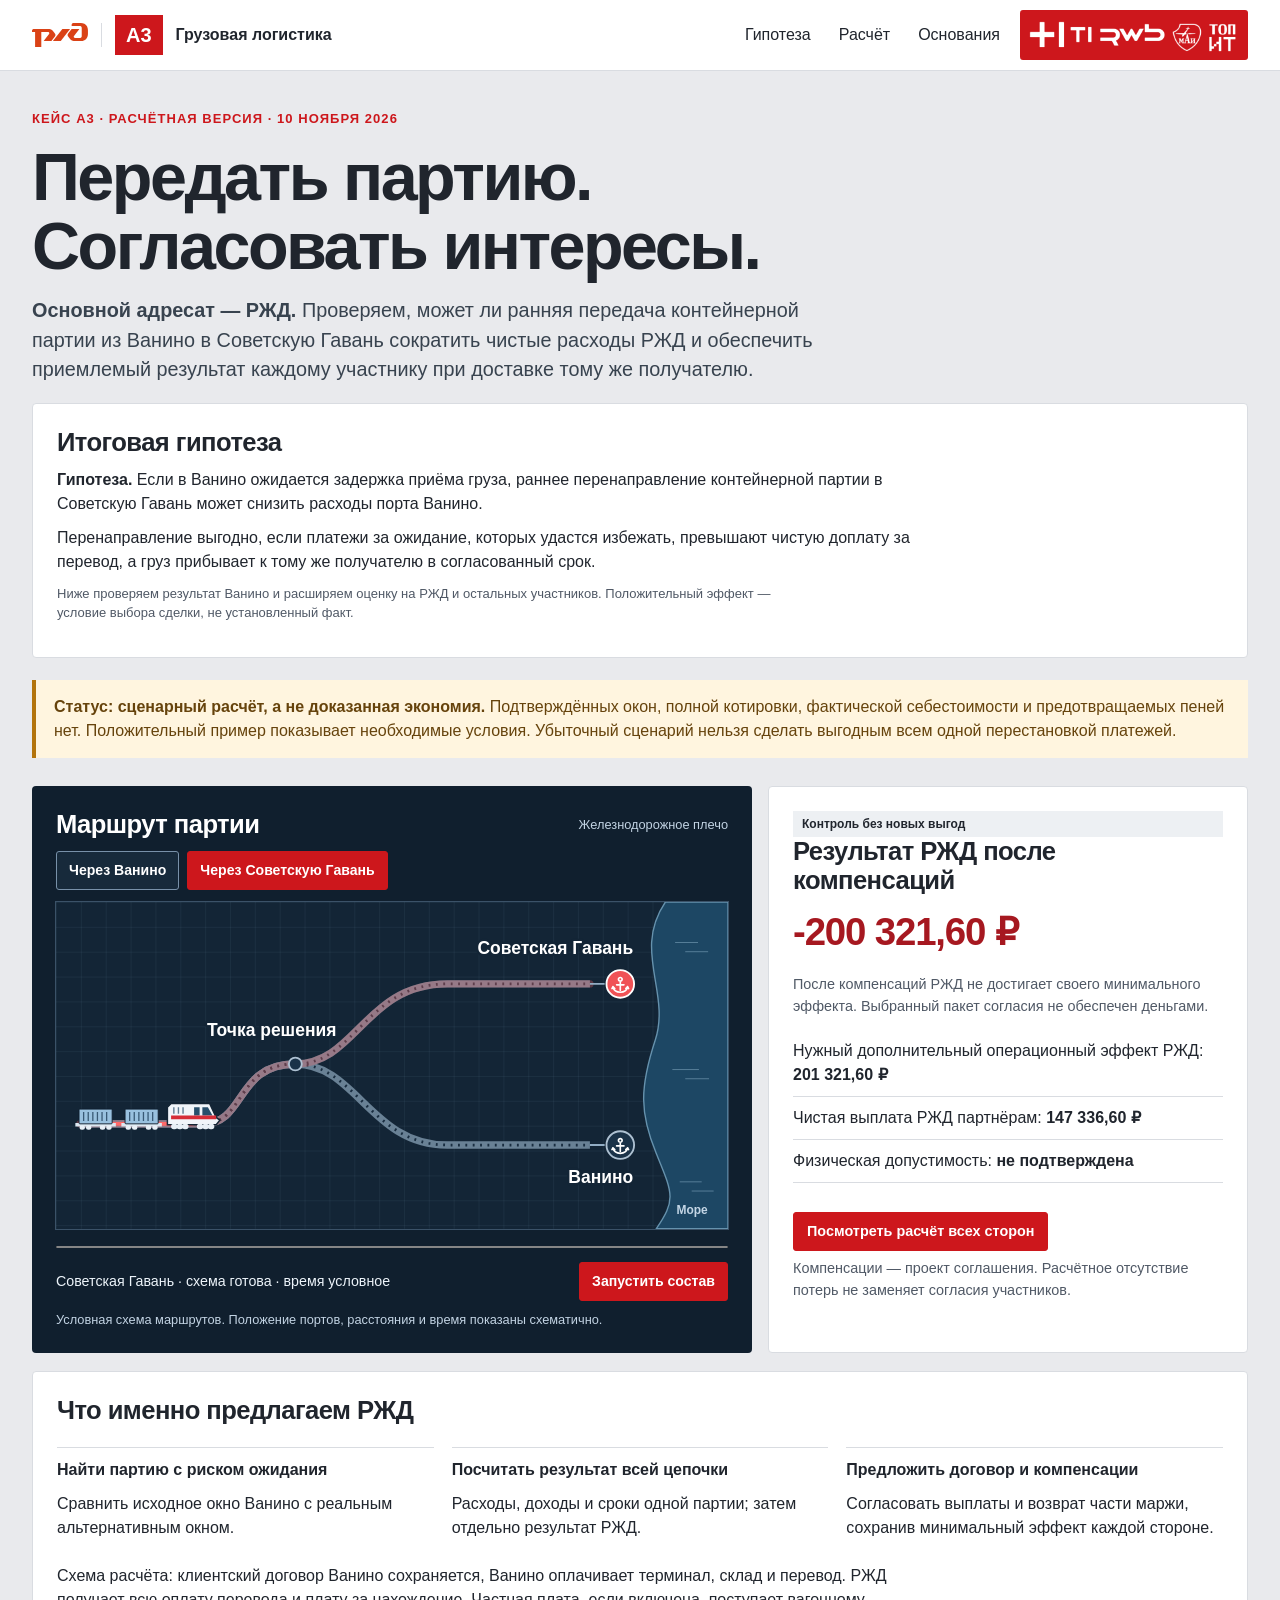
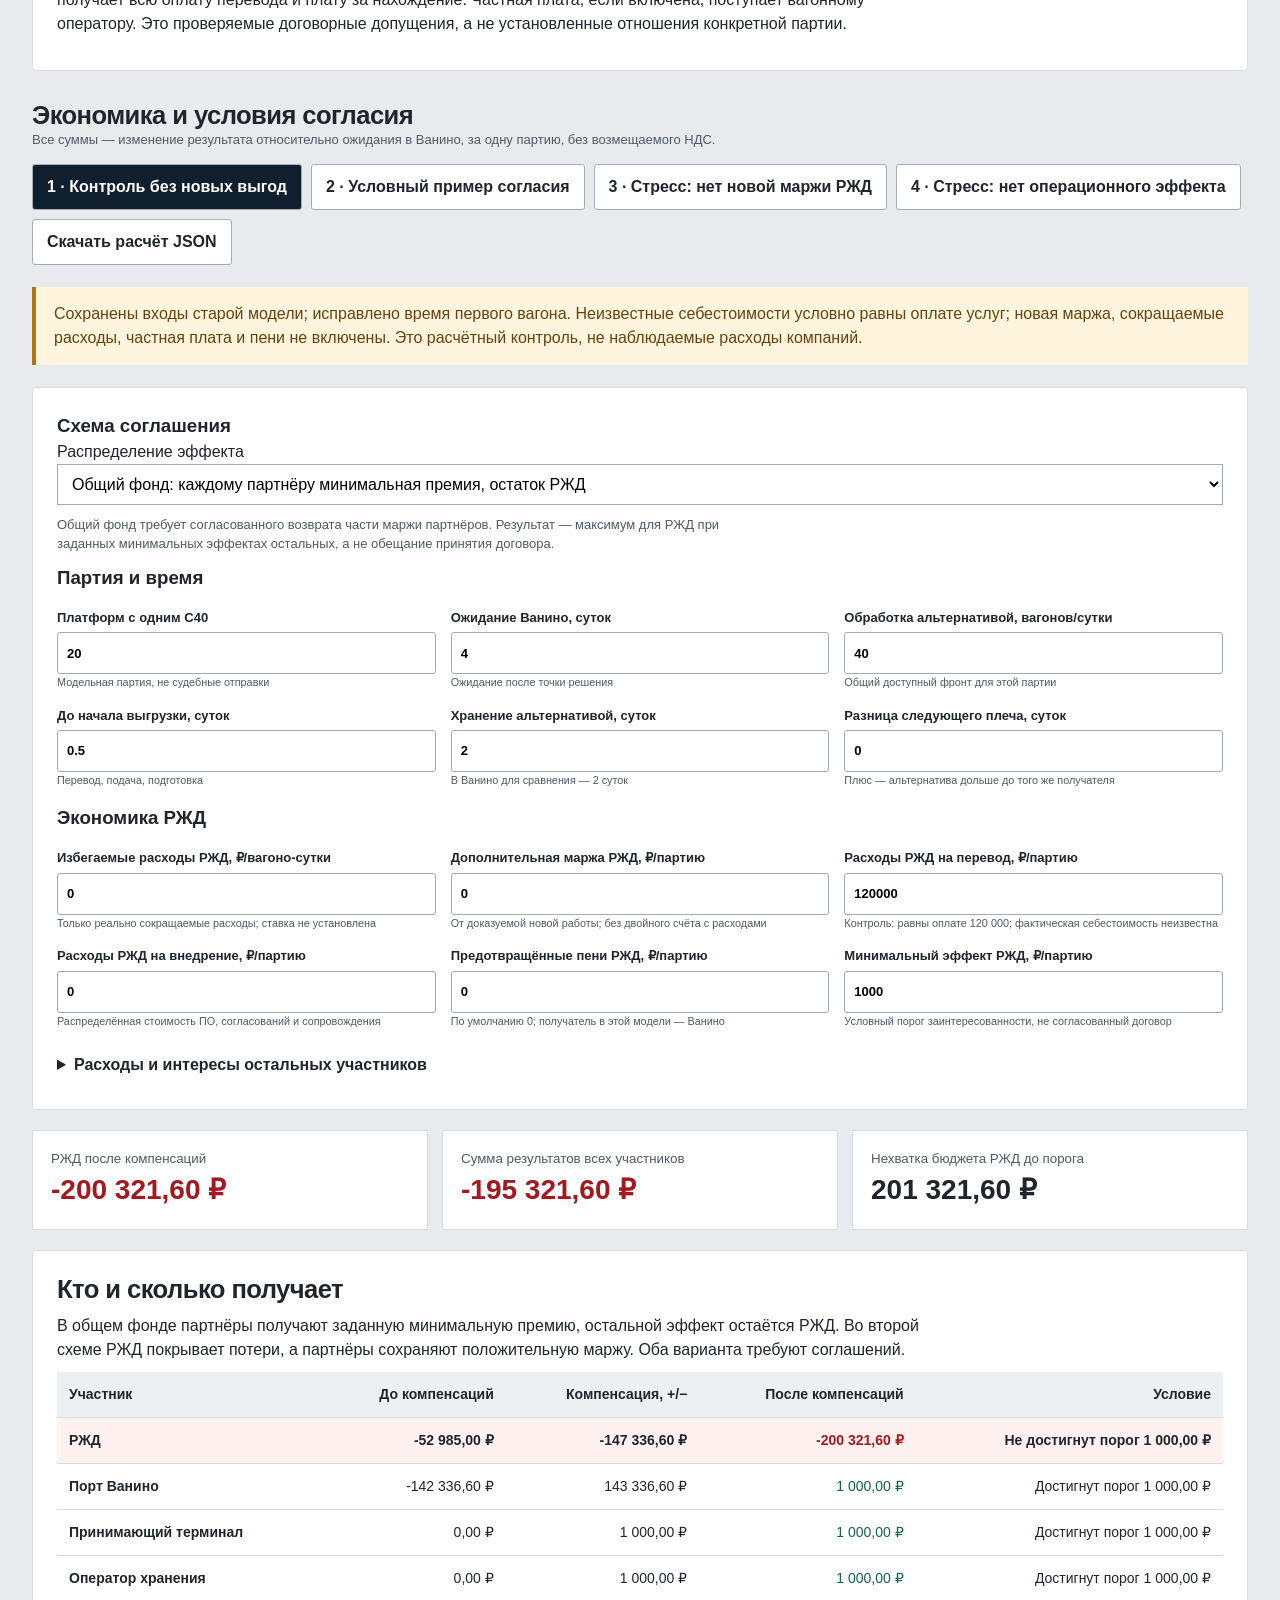
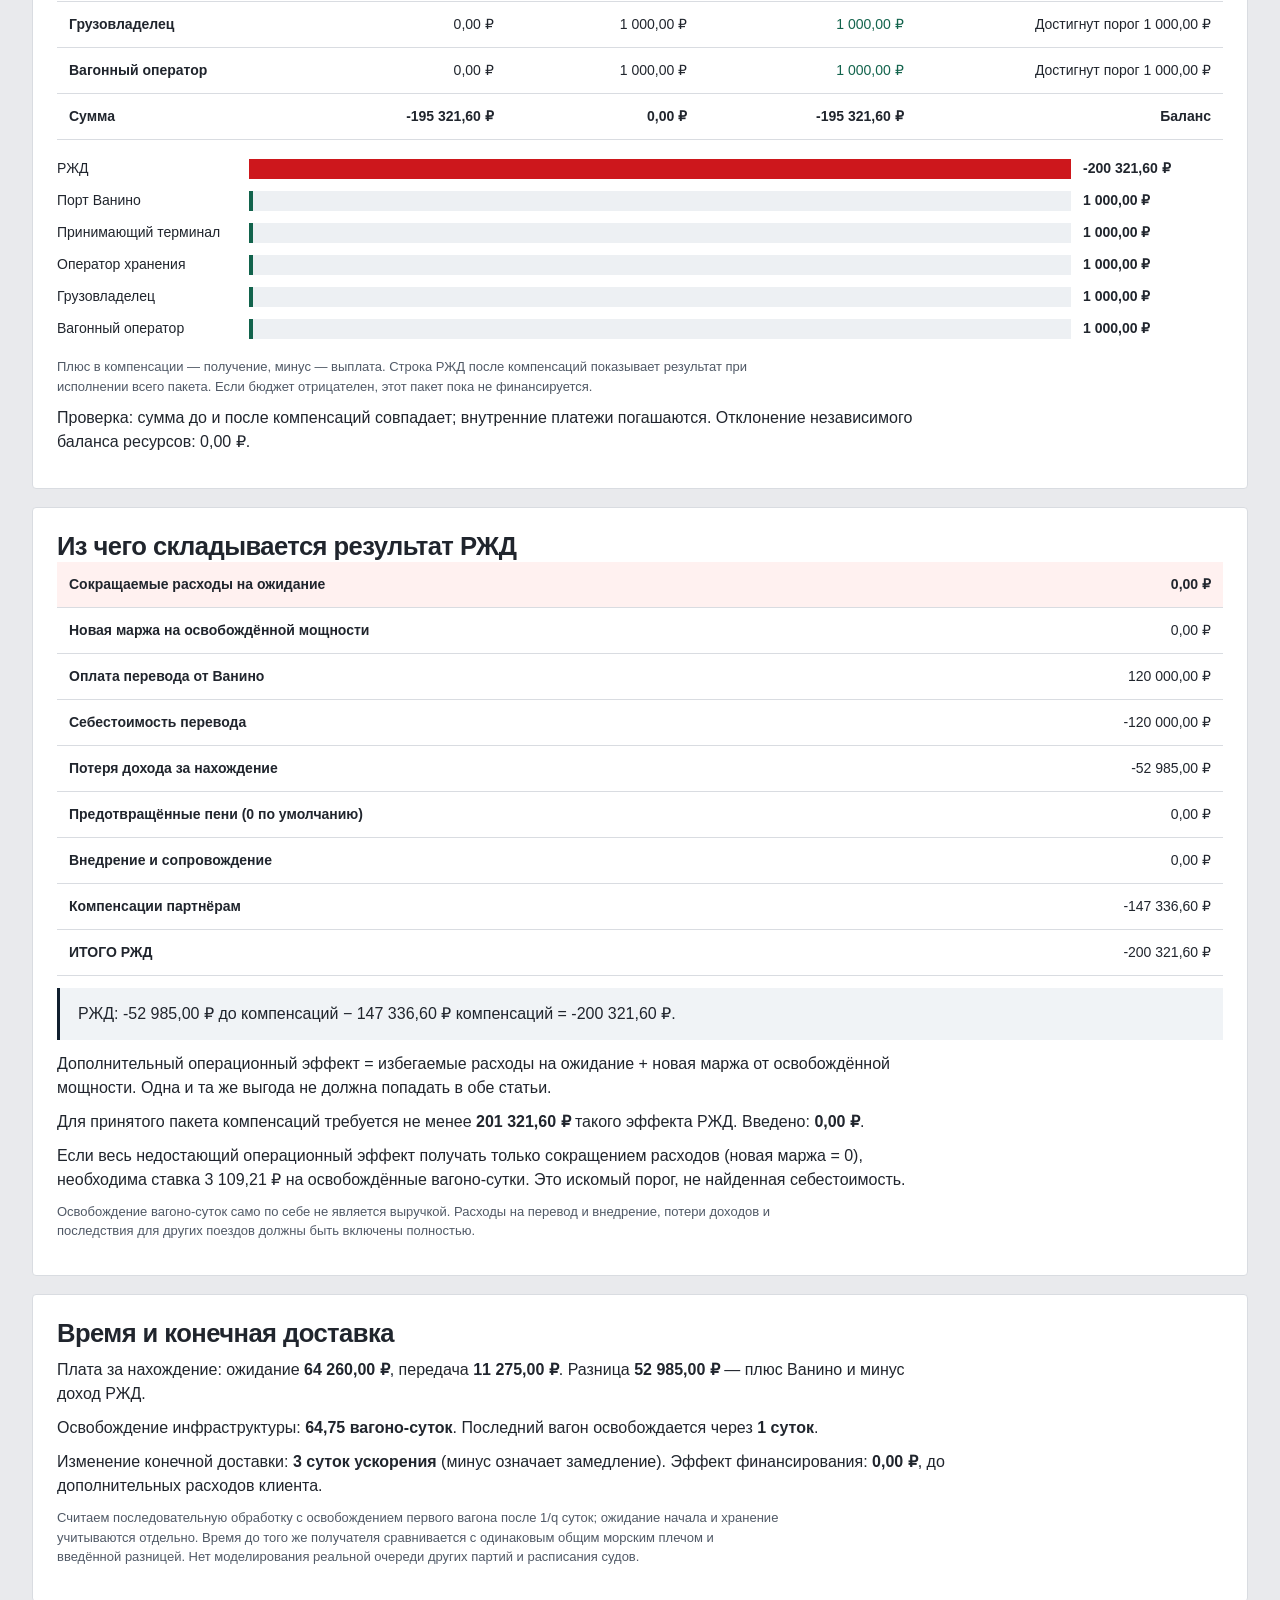
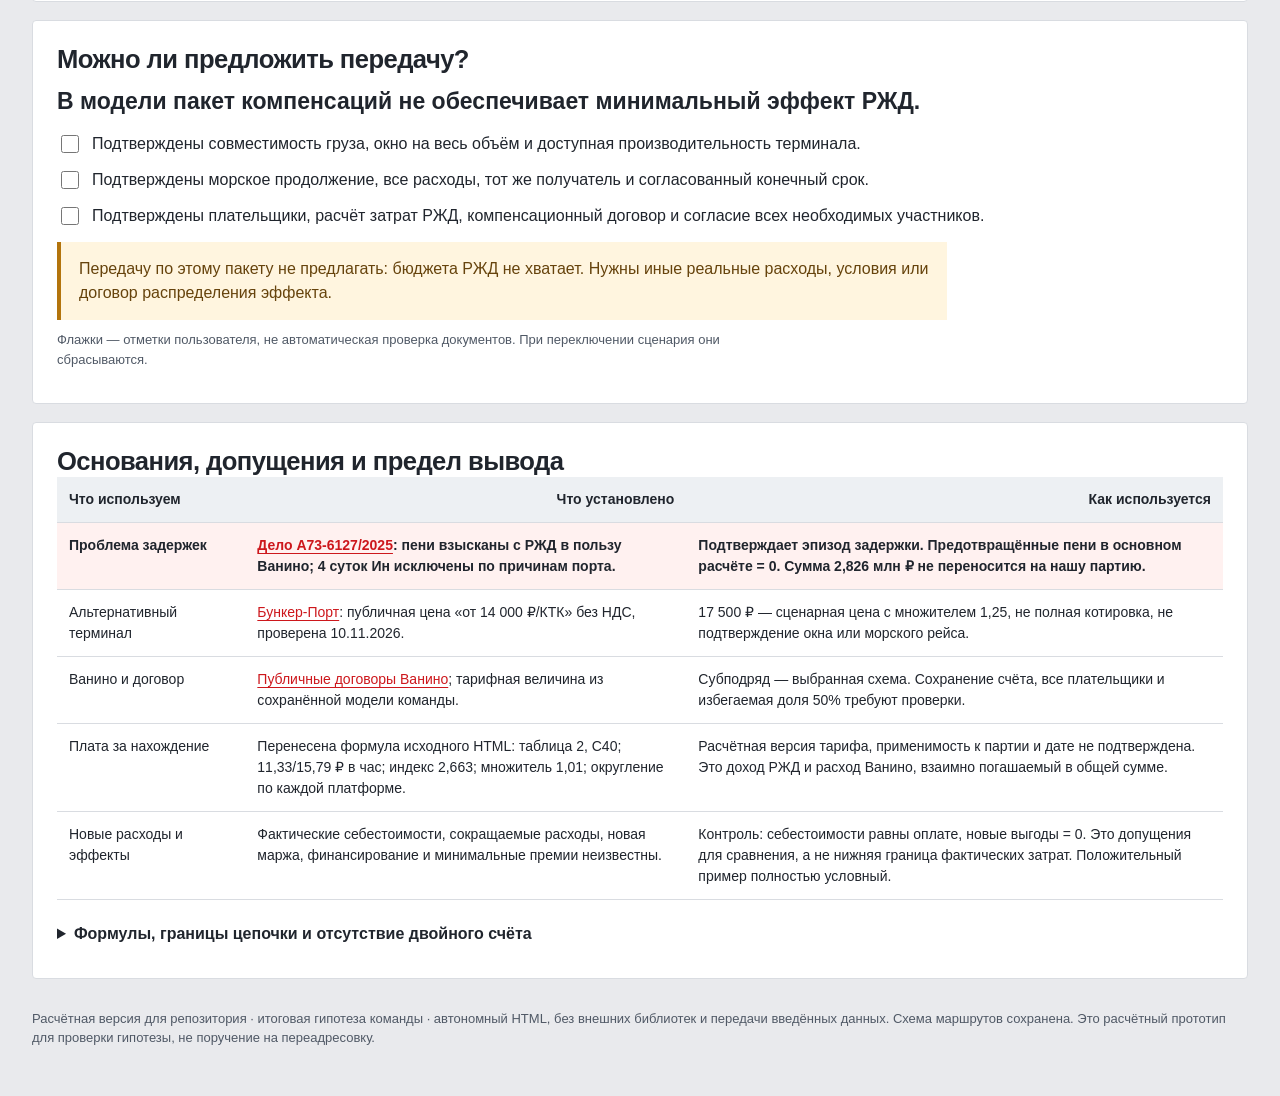
<file: app/index.html>
<!doctype html>
<html lang="ru">
<head>
<meta charset="utf-8">
<meta name="viewport" content="width=device-width, initial-scale=1">
<title>Ванино · Экономика РЖД и согласие участников · А3</title>
<style>
  :root { --ink:#20252d; --paper:#e9eaed; --red:#cd171c; --line:#d9dce1; --muted:#505966; --navy:#101f2e; --green:#12634c; }
  * { box-sizing:border-box; }
  [hidden] { display:none !important; }
  body { margin:0; color:var(--ink); background:var(--paper); font:16px/1.5 "Segoe UI",Arial,sans-serif; }
  button, input { font:inherit; }
  button { cursor:pointer; }
  :focus-visible { outline:3px solid #297dcc; outline-offset:4px; }
  a { color:var(--red); text-underline-offset:.2em; }
  header { position:sticky; top:0; z-index:10; background:white; border-bottom:1px solid var(--line); }
  .top, main { width:min(1280px, calc(100% - 64px)); margin:auto; }
  .top { min-height:70px; display:flex; align-items:center; justify-content:space-between; gap:18px; }
  .identity { display:flex; gap:13px; align-items:center; font-weight:750; }
  .rzd-logo { display:flex; align-items:center; padding-right:13px; border-right:1px solid var(--line); }
  .rzd-logo img { display:block; width:56px; height:auto; }
  .partners { display:flex; align-items:center; padding:5px 9px; background:var(--red); border-radius:3px; isolation:isolate; }
  .partners img { display:block; width:clamp(135px, 17vw, 210px); height:auto; filter:grayscale(1) contrast(1.2); mix-blend-mode:screen; }
  .top nav { margin-left:auto; }
  .badge { background:var(--red); color:white; padding:5px 11px; font-size:20px; font-weight:800; }
  nav { display:flex; gap:24px; align-self:stretch; }
  nav a { display:flex; align-items:center; padding:4px 2px 0; border-bottom:4px solid transparent; color:inherit; text-decoration:none; }
  nav a[aria-current] { border-color:var(--red); font-weight:750; }
  main { padding:38px 0 48px; }
  h1,h2,h3,p { margin:0; }
  h1 { font-size:clamp(2.35rem, 5.2vw, 4.55rem); line-height:1.04; letter-spacing:-.038em; font-weight:800; }
  h2 { font-size:clamp(1.35rem,2vw,1.85rem); line-height:1.15; letter-spacing:-.022em; }
  .lead { font-size:clamp(1.03rem,1.65vw,1.24rem); max-width:72ch; margin-top:15px; color:#38434f; }
  .demo { margin-top:28px; display:grid; grid-template-columns:minmax(0, 1.95fr) minmax(0, 1fr); gap:16px; align-items:stretch; }
  .map,.results,.explain { border-radius:4px; }
  .map { background:var(--navy); color:white; padding:24px; }
  .map-head,.map-foot { display:flex; align-items:center; justify-content:space-between; gap:12px; flex-wrap:wrap; }
  .map-head small,.caption { color:#c2d3e3; font-size:.8rem; }
  .map-controls { display:flex; flex-wrap:wrap; gap:8px; margin:18px 0 14px; }
  .map-controls button,.play { padding:8px 12px; border:1px solid #7891a9; border-radius:3px; background:#172a3b; color:white; font-size:.88rem; font-weight:650; }
  .map-controls button[aria-pressed="true"],.play { background:var(--red); border-color:var(--red); }
  .map-controls button:hover,.play:hover { border-color:white; }
  .track-map { display:block; width:100%; height:auto; outline:1px solid #3b5268; background:#132536; }
  .map-foot { margin-top:13px; }
  .status { font-size:.89rem; color:#edf4fa; }
  .playback { display:flex; gap:8px; }
  .quiet { background:transparent; border:1px solid #7891a9; }
  .timeline { width:100%; height:4px; display:block; accent-color:#fb6868; margin-top:16px; }
  .caption { margin-top:9px; }
  .rail { fill:none; stroke:#698195; stroke-width:8; }
  .ties { fill:none; stroke:#192d40; stroke-width:3; stroke-dasharray:2 6; }
  .route-glow,.route-progress { fill:none; stroke:#ff6868; stroke-width:4; stroke-linecap:round; }
  .route-glow { opacity:.30; stroke-width:8; }
  .station { fill:#1a3248; stroke:#aec1d2; stroke-width:2; }
  .station.selected { fill:#f05256; stroke:white; }
  .station.arrived { stroke-width:4; }
  .anchor-icon { fill:none; stroke:white; stroke-width:1.8; stroke-linecap:round; stroke-linejoin:round; }
  .track-label { fill:#fff; font-size:19px; font-weight:750; paint-order:stroke; stroke:#132536; stroke-width:5; stroke-linejoin:round; }
  .sub-label { fill:#c4d6e6; font-size:13px; font-weight:650; }
  .results,.explain { background:white; border:1px solid var(--line); padding:24px; }
  .results { display:flex; flex-direction:column; }
  .results p,.explain p,.calc-top p { color:var(--muted); }
  .results > p { margin-top:7px; font-size:.9rem; }
  .amount { display:block; color:var(--green); font-size:clamp(1.75rem,3vw,2.65rem); line-height:1.14; font-weight:800; letter-spacing:-.03em; font-variant-numeric:tabular-nums; }
  .comparison-scenario { display:grid; gap:5px; margin:18px 0 14px; font-size:.88rem; font-weight:650; }
  .comparison-scenario select { width:100%; min-width:0; min-height:42px; padding:7px 10px; font:inherit; color:var(--ink); background:white; border:1px solid #a3aab4; border-radius:4px; }
  .comparison-scenario small,.calc-fields small { color:var(--muted); font-size:.82rem; font-weight:400; }
  .route-comparison { margin:0; }
  .route-comparison > div { display:grid; grid-template-columns:minmax(0,1fr) auto; align-items:baseline; gap:12px; border-bottom:1px solid var(--line); padding:10px 12px; }
  .route-comparison dd { margin:0; font-weight:750; font-variant-numeric:tabular-nums; white-space:nowrap; }
  .route-comparison [aria-current="true"] { background:#fff4f3; }
  .route-comparison .route-current { display:none; color:#931b24; font-size:.76rem; font-weight:650; }
  .route-comparison [aria-current="true"] .route-current { display:block; }
  .comparison-effect { margin-top:14px; font-size:.88rem; }
  .comparison-effect .amount { margin-top:3px; color:var(--ink); }
  .comparison-effect .gain { color:var(--green); }
  .comparison-effect .loss { color:#a61820; }
  .results > .cta { align-self:flex-start; margin-top:17px; }
  .cta { display:inline-block; background:var(--red); color:white; padding:8px 13px; border:1px solid var(--red); border-radius:3px; text-decoration:none; font-weight:700; font-size:.9rem; }
  .cta:hover,.play:not(.quiet):hover { background:#a91317; }
  .explain { margin-top:18px; }
  .explain p { max-width:76ch; margin-top:10px; }
  .decision { display:grid; grid-template-columns:repeat(3,1fr); margin:21px 0 14px; gap:18px; padding:0; list-style:none; }
  .decision li { border-top:1px solid var(--line); padding-top:10px; }
  .decision p { margin-top:4px; }
  details { margin-top:16px; }
  summary { cursor:pointer; font-weight:700; }
  .calc-top { margin-bottom:16px; }
  .calc-top p { margin-top:10px; }
  .calc-grid { display:grid; grid-template-columns:minmax(0,1.15fr) minmax(0,1fr); gap:16px; align-items:start; }
  .calc-panel { background:white; border:1px solid var(--line); border-radius:4px; padding:24px; }
  .calc-panel h2 { margin-bottom:16px; }
  .calc-fields { display:grid; grid-template-columns:repeat(2,minmax(0,1fr)); gap:16px; }
  .calc-fields label,.preset-field { display:grid; align-content:start; gap:5px; font-size:.88rem; font-weight:650; }
  .calc-fields small { display:block; margin-top:5px; }
  .calc-panel input,.calc-panel select { font:inherit; font-weight:500; color:var(--ink); width:100%; min-height:44px; padding:8px 10px; background:white; border:1px solid #a3aab4; border-radius:4px; }
  .preset-field { padding-bottom:17px; margin-bottom:17px; border-bottom:1px solid var(--line); }
  .calc-panel details { padding-top:12px; border-top:1px solid var(--line); }
  .calc-panel details .calc-fields { margin-top:14px; }
  .calc-verdict { color:var(--muted); font-size:.93rem; }
  .calc-amount { margin:4px 0 15px; font-size:clamp(2rem,4vw,3.2rem); }
  .calc-amount.loss { color:#a61820; }
  .calc-amount.even { color:var(--ink); }
  .costs { margin:0; }
  .costs > div { display:grid; grid-template-columns:minmax(0,1fr) auto; align-items:baseline; column-gap:14px; padding:10px 0; border-top:1px solid var(--line); }
  .costs dd { margin:0; font-weight:700; text-align:right; white-space:nowrap; }
  .cost-bar { position:relative; grid-column:1/-1; margin-top:7px; height:6px; background:#eef0f3; border-radius:2px; }
  .cost-bar::after { position:absolute; content:""; top:-2px; bottom:-2px; left:var(--zero,0%); border-left:1px solid #727b85; }
  .cost-bar span { position:absolute; top:0; bottom:0; border-radius:2px; background:#315c83; }
  .cost-bar.transfer span { background:var(--red); }
  .chart-panel { grid-column:1/-1; }
  .chart-panel h2 { margin-bottom:6px; }
  .chart-panel figure { margin:14px 0 0; }
  .chart-legend { display:flex; flex-wrap:wrap; gap:7px 18px; color:var(--muted); font-size:.88rem; }
  .chart-key { display:inline-flex; align-items:center; gap:7px; }
  .chart-key::before { content:""; width:19px; border-top:3px solid #315c83; }
  .chart-key.transfer::before { border-color:var(--red); }
  .chart-key.current::before { border-top:2px dashed #687380; }
  .chart-key.threshold::before { width:8px; height:8px; border:2px solid var(--green); border-radius:50%; }
  .cost-chart { display:block; width:100%; max-width:900px; margin:10px auto 0; }
  .cost-chart text { fill:var(--muted); font-size:13px; }
  .cost-chart .gridline { stroke:#d9dce1; }
  .cost-chart .waiting-line { fill:none; stroke:#315c83; stroke-width:2.5; }
  .cost-chart .transfer-line { stroke:var(--red); stroke-width:2.5; }
  .cost-chart .current-line { stroke:#687380; stroke-width:1.5; stroke-dasharray:5 4; }
  .calc-note { margin-top:12px; color:var(--muted); font-size:.88rem; }
  .calc-error { margin-top:14px; color:#a61820; }
  .scenario-panel { grid-column:1/-1; min-width:0; }
  .scenario-panel h2 { margin-bottom:6px; }
  .scenario-scroll { overflow-x:auto; margin-top:16px; }
  .scenario-table { width:100%; min-width:570px; border-collapse:collapse; font-size:.9rem; }
  .scenario-table th,.scenario-table td { padding:12px 14px; text-align:left; border-bottom:1px solid var(--line); }
  .scenario-table thead { background:#f0f2f5; }
  .scenario-table th[scope="row"] { font-weight:650; }
  .scenario-table td { text-align:right; white-space:nowrap; font-variant-numeric:tabular-nums; }
  .scenario-table thead th:not(:first-child) { text-align:right; }
  .scenario-table tr[aria-current="true"] { background:#fff4f3; }
  .scenario-table [data-value="benefit"] { font-weight:750; }
  .scenario-table .gain { color:var(--green); }
  .scenario-table .loss { color:#a61820; }
  .current-label { display:none; margin-top:2px; color:#931b24; font-size:.78rem; font-weight:600; }
  tr[aria-current="true"] .current-label { display:block; }
  @media(max-width:940px) { .demo,.calc-grid { grid-template-columns:1fr; } .results { display:block; } }
  @media(max-width:600px) {
    .top,main { width:calc(100% - 28px); }
    .top { flex-wrap:wrap; gap:0; padding-top:10px; }
    nav { min-height:44px; width:100%; order:3; }
    .identity-title { display:none; }
    .partners img { width:clamp(125px, 41vw, 175px); }
    main { padding-top:24px; }
    .map,.results,.explain,.calc-panel { padding:15px; }
    .calc-fields { grid-template-columns:1fr; gap:12px; }
    .decision { grid-template-columns:1fr; gap:10px; }
    .track-label { font-size:22px; }
    .sub-label { font-size:17px; }
  }

html{scroll-behavior:smooth;scroll-padding-top:90px} select{font:inherit} .eyebrow{font-size:13px;font-weight:800;color:var(--red);letter-spacing:.08em;text-transform:uppercase;margin-bottom:14px}.notice{background:#fff5df;border-left:4px solid #b3740c;padding:15px 18px;margin:22px 0;color:#66430c}.hero-kpis{display:grid;grid-template-columns:repeat(3,1fr);gap:14px;margin:20px 0}.hero-kpis>div{padding:18px;background:white;border:1px solid var(--line)}.hero-kpis small{display:block;color:var(--muted)}.hero-kpis strong{font-size:28px;font-variant-numeric:tabular-nums}.good{color:var(--green)}.bad{color:#a61820}.muted{color:var(--muted)}.section{margin-top:30px}.wide{background:white;padding:24px;border:1px solid var(--line);border-radius:4px;margin-top:18px}.wide p{margin:10px 0;max-width:100ch}.fields{display:grid;grid-template-columns:repeat(3,1fr);gap:15px;margin:16px 0}.fields label{font-size:13px;font-weight:650}.fields input{display:block;width:100%;padding:9px;margin-top:5px;border:1px solid #a3aab4;border-radius:3px;font:inherit;min-height:42px}.fields small{font-weight:400;display:block;color:var(--muted)}.scenario-buttons{display:flex;gap:9px;flex-wrap:wrap;margin:14px 0}.scenario-buttons button,.export{border:1px solid #a4aeb7;padding:10px 14px;background:white;border-radius:3px;color:var(--ink);font-weight:650}.scenario-buttons button[aria-pressed=true]{background:var(--navy);color:white}.scroll-table{overflow-x:auto}table{width:100%;border-collapse:collapse;font-size:14px}th,td{padding:12px;border-bottom:1px solid var(--line);text-align:right;white-space:nowrap}th:first-child,td:first-child{text-align:left}thead{background:#edf0f3}tbody tr:first-child{background:#fff1f0;font-weight:750}.sub{font-size:13px;color:var(--muted)}.formula{padding:14px 18px;background:#f0f3f6;font-variant-numeric:tabular-nums;border-left:3px solid var(--navy);margin:12px 0;overflow-wrap:anywhere}.checklist{display:grid;gap:12px;margin:14px 0}.checklist label{display:flex;gap:10px;align-items:flex-start}.checklist input{width:18px;height:18px;margin-top:3px}.bars{display:grid;gap:11px;margin:18px 0}.bar-row{display:grid;grid-template-columns:180px 1fr 140px;gap:12px;align-items:center;font-size:14px}.bar-bg{background:#edf0f3;height:20px}.bar-fill{height:100%;min-width:2px;background:var(--green)}.bar-fill.negative{background:var(--red)}.large-verdict{font-size:23px;font-weight:750;margin:12px 0}.result-note{font-size:14px}.map-controls{margin:12px 0}.demo{grid-template-columns:1.5fr 1fr}.threshold{font-size:26px;font-weight:800}.status-tag{display:inline-block;padding:4px 9px;background:#edf0f3;font-size:12px;font-weight:750}.sources-list li{margin:10px 0}.source-table td{white-space:normal;text-align:left;vertical-align:top}.source-table td:first-child{min-width:180px}details{margin-top:14px}summary{cursor:pointer;font-weight:750;padding:8px 0}.footnote{margin-top:30px;color:var(--muted);font-size:13px}.error{color:#a61820;font-weight:750}.results{justify-content:flex-start}.results .amount{margin:14px 0}.results .mini-list{margin:12px 0;padding:0;list-style:none}.mini-list li{padding:9px 0;border-bottom:1px solid var(--line)}
@media(max-width:800px){.top,main{width:calc(100% - 28px)}.top{flex-wrap:wrap;padding:10px 0}.partners{display:none}nav{gap:14px}.demo{grid-template-columns:1fr}.hero-kpis,.fields{grid-template-columns:1fr 1fr}.bar-row{grid-template-columns:1fr 1fr}.bar-row>strong{grid-column:2}.wide,.results,.map{padding:18px}h1{font-size:2.5rem}}@media(max-width:480px){.hero-kpis,.fields{grid-template-columns:1fr}.hero-kpis{gap:8px}.hero-kpis>div{padding:12px}.bar-row{font-size:12px;grid-template-columns:130px 1fr}.top nav{margin-left:0}.rzd-logo{display:none}}@media print{header,.map,.scenario-buttons,.export{display:none}main{width:100%}details{display:block}.wide{break-inside:avoid}body{background:white}.fields{grid-template-columns:repeat(3,1fr)}}
select{max-width:100%;width:100%;min-width:0;white-space:normal;padding:10px;border:1px solid #a3aab4;background:white}.wide,.demo>*{min-width:0}.source-table{min-width:760px}.source-table td{overflow-wrap:anywhere}</style>
</head>
<body>
<header>
  <div class="top">
    <div class="identity"><span class="rzd-logo"><img src="[data-uri]" alt="РЖД" width="56" height="26"></span><span class="badge">А3</span><span class="identity-title">Грузовая логистика</span></div>
    <nav><a href="#overview">Гипотеза</a><a href="#calculator">Расчёт</a><a href="#sources">Основания</a></nav>
    <div class="partners"><img src="[data-uri]" alt="Логотипы партнёров кейса" width="626" height="119"></div>
  </div>
</header>
<main id="overview">
<div class="eyebrow">Кейс А3 · расчётная версия · 10 ноября 2026</div>
<h1>Передать партию.<br>Согласовать интересы.</h1>
<p class="lead"><strong>Основной адресат — РЖД.</strong> Проверяем, может ли ранняя передача контейнерной партии из Ванино в Советскую Гавань сократить чистые расходы РЖД и обеспечить приемлемый результат каждому участнику при доставке тому же получателю.</p>
<section class="wide" id="hypothesis"><h2>Итоговая гипотеза</h2><p><strong>Гипотеза.</strong> Если в Ванино ожидается задержка приёма груза, раннее перенаправление контейнерной партии в Советскую Гавань может снизить расходы порта Ванино.</p><p>Перенаправление выгодно, если платежи за ожидание, которых удастся избежать, превышают чистую доплату за перевод, а груз прибывает к тому же получателю в согласованный срок.</p><p class="sub">Ниже проверяем результат Ванино и расширяем оценку на РЖД и остальных участников. Положительный эффект — условие выбора сделки, не установленный факт.</p></section><div class="notice"><strong>Статус: сценарный расчёт, а не доказанная экономия.</strong> Подтверждённых окон, полной котировки, фактической себестоимости и предотвращаемых пеней нет. Положительный пример показывает необходимые условия. Убыточный сценарий нельзя сделать выгодным всем одной перестановкой платежей.</div>
<div class="demo">      <section class="map" aria-labelledby="mapTitle">
        <div class="map-head"><h2 id="mapTitle">Маршрут партии</h2><small>Железнодорожное плечо</small></div>
        <div class="map-controls" role="group" aria-label="Терминал назначения">
          <button type="button" data-route="vanino" aria-pressed="false">Через Ванино</button>
          <button type="button" data-route="sovgavan" aria-pressed="true">Через Советскую Гавань</button>
        </div>
        <svg class="track-map" viewBox="0 0 730 355" role="img" aria-labelledby="svgTitle svgDescription">
          <title id="svgTitle">Два варианта движения контейнерного состава</title>
          <desc id="svgDescription">Оба маршрута идут по суше к портам на берегу. Верхняя ветка ведёт в Советскую Гавань, нижняя — в Ванино.</desc>
          <defs>
            <pattern id="grid" width="27" height="27" patternUnits="userSpaceOnUse"><path d="M27 0H0V27" fill="none" stroke="#7295b4" opacity=".18"/></pattern>
            <path id="toVanino" d="M26 241 H160 C206 241 195 176 260 176 C326 176 342 264 425 264 H580"/>
            <path id="toSovgavan" d="M26 241 H160 C206 241 195 176 260 176 C326 176 336 89 425 89 H580"/>
            <path id="anchor" class="anchor-icon" d="M0-3V7M-4 1H4M-8 3C-7 7-4 9 0 9S7 7 8 3M-9 5L-8 3-6 5M9 5L8 3 6 5 M2-5A2 2 0 1 1-2-5 2 2 0 0 1 2-5Z"/>
            <g id="wagon">
              <path d="M-22 1H22" stroke="#dbe7f1" stroke-width="4"/>
              <rect x="-18" y="-16" width="36" height="16" rx="1" fill="#99c1df" stroke="#101f2e"/>
              <path d="M-13-13V-3M-8-13V-3M-3-13V-3M2-13V-3M7-13V-3M12-13V-3" stroke="#385975" stroke-width="1.4"/>
              <path d="M-15 4H-7M7 4H15" stroke="#e8eff6" stroke-width="5" stroke-linecap="round" stroke-dasharray="1 6"/>
            </g>
          </defs>
          <rect width="730" height="355" fill="url(#grid)"/>
          <path d="M662 0C626 53 668 98 651 150S634 229 652 273 674 323 652 355H730V0Z" fill="#1d4764" stroke="#6692ad" stroke-width="1.5"/>
          <path d="M673 44h24m-13 10h24M670 182h28m-14 10h25M678 304h23m-10 10h23" stroke="#84aac2" stroke-opacity=".6" stroke-linecap="round"/>
          <text x="691" y="339" class="sub-label" text-anchor="middle">Море</text>
          <use href="#toVanino" class="rail"/><use href="#toSovgavan" class="rail"/>
          <use href="#toVanino" class="ties"/><use href="#toSovgavan" class="ties"/>
          <use id="routeGlow" class="route-glow" href="#toSovgavan"/>
          <path id="routeProgress" class="route-progress"/>
          <circle cx="260" cy="176" r="7" class="station"/>
          <path d="M580 89h16m-16 175h16" stroke="#92adc4" stroke-width="2"/>
          <circle id="sovgavanStation" cx="613" cy="89" r="15" class="station selected"/>
          <circle id="vaninoStation" cx="613" cy="264" r="15" class="station"/>
          <use href="#anchor" x="613" y="89"/><use href="#anchor" x="613" y="264"/>
          <text x="164" y="146" class="track-label">Точка решения</text>
          <text x="627" y="57" text-anchor="end" class="track-label">Советская Гавань</text>
          <text x="627" y="305" text-anchor="end" class="track-label">Ванино</text>
          <g id="train" aria-hidden="true">
            <path d="M-27 1H26L30-4 26-7 19-22H-23L-27-18Z" fill="#f1f5fa" stroke="#142535" stroke-width="1.6"/>
            <path d="M11-18h6l5 9H11zM2-18h6v9H2z" fill="#284f6c"/>
            <path d="M-23-7H26" stroke="#d62d38" stroke-width="4"/>
            <path d="M-20-18v7m5-7v7m5-7v7" stroke="#607b92" stroke-width="1.5"/>
            <path d="M-20 3h13M8 3h13" stroke="#e8eff6" stroke-width="6" stroke-linecap="round" stroke-dasharray="1 5"/>
          </g>
          <use id="car1" href="#wagon" aria-hidden="true"/>
          <use id="car2" href="#wagon" aria-hidden="true"/>
        </svg>
        <progress class="timeline" id="timeline" max="1" value="0" aria-label="Ход поездки"></progress>
        <div class="map-foot">
          <p id="status" class="status" role="status">Схема двух вариантов — не подтверждённый маршрут</p>
          <div class="playback">
            <button id="restart" type="button" class="play quiet" hidden>С начала</button>
            <button id="play" type="button" class="play">Запустить состав</button>
          </div>
        </div>
        <p class="caption">Условная схема маршрутов. Положение портов, расстояния и время показаны схематично.</p>
      </section>

<section class="results"><span class="status-tag" id="scenarioTag"></span><h2>Результат РЖД после компенсаций</h2><output class="amount" id="heroRzd"></output><p id="heroText"></p><ul class="mini-list"><li>Нужный дополнительный операционный эффект РЖД: <strong id="heroNeed"></strong></li><li>Чистая выплата РЖД партнёрам: <strong id="heroComp"></strong></li><li>Физическая допустимость: <strong id="heroGate">не подтверждена</strong></li></ul><a class="cta" href="#calculator">Посмотреть расчёт всех сторон</a><p class="result-note">Компенсации — проект соглашения. Расчётное отсутствие потерь не заменяет согласия участников.</p></section></div>
<section class="wide"><h2>Что именно предлагаем РЖД</h2><ol class="decision"><li><strong>Найти партию с риском ожидания</strong><p>Сравнить исходное окно Ванино с реальным альтернативным окном.</p></li><li><strong>Посчитать результат всей цепочки</strong><p>Расходы, доходы и сроки одной партии; затем отдельно результат РЖД.</p></li><li><strong>Предложить договор и компенсации</strong><p>Согласовать выплаты и возврат части маржи, сохранив минимальный эффект каждой стороне.</p></li></ol><p>Схема расчёта: клиентский договор Ванино сохраняется, Ванино оплачивает терминал, склад и перевод. РЖД получает всю оплату перевода и плату за нахождение. Частная плата, если включена, поступает вагонному оператору. Это проверяемые договорные допущения, а не установленные отношения конкретной партии.</p></section>
<section id="calculator" class="section"><h2>Экономика и условия согласия</h2><p class="sub">Все суммы — изменение результата относительно ожидания в Ванино, за одну партию, без возмещаемого НДС.</p>
<div class="scenario-buttons"><button type="button" data-preset="base">1 · Контроль без новых выгод</button><button type="button" data-preset="positive">2 · Условный пример согласия</button><button type="button" data-preset="stress">3 · Стресс: нет новой маржи РЖД</button><button type="button" class="export" id="download">Скачать расчёт JSON</button></div>
<p id="presetDescription" class="notice"></p>
<form id="economyForm" class="wide"><h3>Схема соглашения</h3><label>Распределение эффекта <select name="pool"><option value="1">Общий фонд: каждому партнёру минимальная премия, остаток РЖД</option><option value="0">РЖД покрывает потери: партнёры сохраняют маржу</option></select></label><p class="sub">Общий фонд требует согласованного возврата части маржи партнёров. Результат — максимум для РЖД при заданных минимальных эффектах остальных, а не обещание принятия договора.</p><h3>Партия и время</h3><div class="fields"><label>Платформ с одним C40<input type="number" name="n" min="0" max="1000" step="1" required><small>Модельная партия, не судебные отправки</small></label><label>Ожидание Ванино, суток<input type="number" name="wait" min="0" step="any" required><small>Ожидание после точки решения</small></label><label>Обработка альтернативой, вагонов/сутки<input type="number" name="capacity" min="0" step="any" required><small>Общий доступный фронт для этой партии</small></label><label>До начала выгрузки, суток<input type="number" name="setup" min="0" step="any" required><small>Перевод, подача, подготовка</small></label><label>Хранение альтернативой, суток<input type="number" name="storageDays" min="0" step="any" required><small>В Ванино для сравнения — 2 суток</small></label><label>Разница следующего плеча, суток<input type="number" name="seaDelta" min="-180" step="any" required><small>Плюс — альтернатива дольше до того же получателя</small></label></div><h3>Экономика РЖД</h3><div class="fields"><label>Избегаемые расходы РЖД, ₽/вагоно-сутки<input type="number" name="rzdDaySaving" min="0" step="any" required><small>Только реально сокращаемые расходы; ставка не установлена</small></label><label>Дополнительная маржа РЖД, ₽/партию<input type="number" name="rzdMargin" min="0" step="any" required><small>От доказуемой новой работы; без двойного счёта с расходами</small></label><label>Расходы РЖД на перевод, ₽/партию<input type="number" name="moveCost" min="0" step="any" required><small>Контроль: равны оплате 120 000; фактическая себестоимость неизвестна</small></label><label>Расходы РЖД на внедрение, ₽/партию<input type="number" name="projectCost" min="0" step="any" required><small>Распределённая стоимость ПО, согласований и сопровождения</small></label><label>Предотвращённые пени РЖД, ₽/партию<input type="number" name="penalty" min="0" step="any" required><small>По умолчанию 0; получатель в этой модели — Ванино</small></label><label>Минимальный эффект РЖД, ₽/партию<input type="number" name="rzdFloor" min="0" step="any" required><small>Условный порог заинтересованности, не согласованный договор</small></label></div><details><summary>Расходы и интересы остальных участников</summary><div class="fields"><label>Счёт Ванино, ₽/контейнер<input type="number" name="portTariff" min="0" step="any" required><small>Исходная тарифная величина 29 467,84; договор сохраняется</small></label><label>Избегаемые расходы Ванино, % счёта<input type="number" name="portAvoid" min="0" max="100" step="any" required><small>50% — старое допущение, не измеренная себестоимость</small></label><label>Оплата терминалу, ₽/контейнер<input type="number" name="altPrice" min="0" step="any" required><small>17 500 = публичное «от 14 000» × условные 1,25</small></label><label>Расходы терминала, ₽/партию<input type="number" name="altCost" min="0" step="any" required><small>Включают переменные затраты и упущенную маржу вытесненных заказов</small></label><label>Оплата хранения, ₽/контейнер/сутки<input type="number" name="storePrice" min="0" step="any" required><small>500 — сценарная ставка</small></label><label>Расходы хранения, ₽/партию<input type="number" name="storeCost" min="0" step="any" required><small>Включая упущенную маржу при занятой мощности</small></label><label>Оплата РЖД за перевод, ₽/платформу<input type="number" name="movePrice" min="0" step="any" required><small>Весь платёж условно получает РЖД</small></label><label>Фиксированная оплата РЖД, ₽/партию<input type="number" name="moveFixed" min="0" step="any" required><small>Не добавлять повторно в себестоимость</small></label><label>Плата вагонному оператору, ₽/платформу/сутки<input type="number" name="privateRate" min="0" step="any" required><small>Плательщик — Ванино; 0 в основном расчёте. Возврат +0,5 суток</small></label><label>Избегаемые расходы/новая маржа оператора, ₽<input type="number" name="operatorSaving" min="0" step="any" required><small>Без повторного учёта экономии РЖД</small></label><label>Стоимость всей партии, ₽<input type="number" name="cargoValue" min="0" step="any" required><small>0: эффект финансирования не включён</small></label><label>Ставка финансирования, % годовых<input type="number" name="capitalRate" min="0" step="any" required><small>Индивидуальная ставка, не автоматически ключевая ставка</small></label><label>Дополнительные расходы грузовладельца, ₽<input type="number" name="cargoExtra" min="0" step="any" required><small>Все отличия морского плеча, страховки и доставки до получателя</small></label><label>Минимальный эффект каждому партнёру, ₽<input type="number" name="otherFloor" min="0" step="any" required><small>Условная премия за участие; 0 означает лишь отсутствие ухудшения</small></label></div></details><p class="error" id="error" role="alert" hidden>Проверьте поля: нужны конечные числа в допустимых пределах; число платформ — целое; производительность больше нуля.</p></form>
<div id="computed" aria-live="polite"><div class="hero-kpis"><div><small>РЖД после компенсаций</small><strong id="rzdFinal"></strong></div><div><small>Сумма результатов всех участников</small><strong id="total"></strong></div><div><small>Нехватка бюджета РЖД до порога</small><strong id="deficit"></strong></div></div>
<section class="wide"><h2>Кто и сколько получает</h2><p>В общем фонде партнёры получают заданную минимальную премию, остальной эффект остаётся РЖД. Во второй схеме РЖД покрывает потери, а партнёры сохраняют положительную маржу. Оба варианта требуют соглашений.</p><div class="scroll-table"><table><thead><tr><th>Участник</th><th>До компенсаций</th><th>Компенсация, +/−</th><th>После компенсаций</th><th>Условие</th></tr></thead><tbody id="partyRows"></tbody><tfoot><tr><th>Сумма</th><th id="sumRaw"></th><th id="sumComp"></th><th id="sumFinal"></th><th>Баланс</th></tr></tfoot></table></div><div class="bars" id="bars"></div><p class="sub">Плюс в компенсации — получение, минус — выплата. Строка РЖД после компенсаций показывает результат при исполнении всего пакета. Если бюджет отрицателен, этот пакет пока не финансируется.</p><p id="balance"></p></section>
<section class="wide"><h2>Из чего складывается результат РЖД</h2><div class="scroll-table"><table><tbody id="rzdLines"></tbody></table></div><div class="formula" id="rzdFormula"></div><p>Дополнительный операционный эффект = избегаемые расходы на ожидание + новая маржа от освобождённой мощности. Одна и та же выгода не должна попадать в обе статьи.</p><p>Для принятого пакета компенсаций требуется не менее <strong id="need"></strong> такого эффекта РЖД. Введено: <strong id="supplied"></strong>.</p><p id="unitNeed"></p><p class="sub">Освобождение вагоно-суток само по себе не является выручкой. Расходы на перевод и внедрение, потери доходов и последствия для других поездов должны быть включены полностью.</p></section>
<section class="wide"><h2>Время и конечная доставка</h2><div id="timing"></div><p class="sub">Считаем последовательную обработку с освобождением первого вагона после 1/q суток; ожидание начала и хранение учитываются отдельно. Время до того же получателя сравнивается с одинаковым общим морским плечом и введённой разницей. Нет моделирования реальной очереди других партий и расписания судов.</p></section>
<section class="wide"><h2>Можно ли предложить передачу?</h2><p id="economicVerdict" class="large-verdict"></p><div class="checklist"><label><input type="checkbox" id="gateTerminal">Подтверждены совместимость груза, окно на весь объём и доступная производительность терминала.</label><label><input type="checkbox" id="gateDelivery">Подтверждены морское продолжение, все расходы, тот же получатель и согласованный конечный срок.</label><label><input type="checkbox" id="gateContract">Подтверждены плательщики, расчёт затрат РЖД, компенсационный договор и согласие всех необходимых участников.</label></div><p id="actionVerdict" class="notice"></p><p class="sub">Флажки — отметки пользователя, не автоматическая проверка документов. При переключении сценария они сбрасываются.</p></section></div></section>
<section class="wide" id="sources"><h2>Основания, допущения и предел вывода</h2><div class="scroll-table"><table class="source-table"><thead><tr><th>Что используем</th><th>Что установлено</th><th>Как используется</th></tr></thead><tbody>
<tr><td>Проблема задержек</td><td><a href="https://sudact.ru/arbitral/doc/ec7zyp6I456I/" target="_blank" rel="noopener">Дело А73-6127/2025</a>: пени взысканы с РЖД в пользу Ванино; 4 суток Ин исключены по причинам порта.</td><td>Подтверждает эпизод задержки. Предотвращённые пени в основном расчёте = 0. Сумма 2,826 млн ₽ не переносится на нашу партию.</td></tr>
<tr><td>Альтернативный терминал</td><td><a href="https://bunker-port.ru/prices" target="_blank" rel="noopener">Бункер-Порт</a>: публичная цена «от 14 000 ₽/КТК» без НДС, проверена 10.11.2026.</td><td>17 500 ₽ — сценарная цена с множителем 1,25, не полная котировка, не подтверждение окна или морского рейса.</td></tr>
<tr><td>Ванино и договор</td><td><a href="https://www.vaninoport.ru/contracts.html" target="_blank" rel="noopener">Публичные договоры Ванино</a>; тарифная величина из сохранённой модели команды.</td><td>Субподряд — выбранная схема. Сохранение счёта, все плательщики и избегаемая доля 50% требуют проверки.</td></tr>
<tr><td>Плата за нахождение</td><td>Перенесена формула исходного HTML: таблица 2, C40; 11,33/15,79 ₽ в час; индекс 2,663; множитель 1,01; округление по каждой платформе.</td><td>Расчётная версия тарифа, применимость к партии и дате не подтверждена. Это доход РЖД и расход Ванино, взаимно погашаемый в общей сумме.</td></tr>
<tr><td>Новые расходы и эффекты</td><td>Фактические себестоимости, сокращаемые расходы, новая маржа, финансирование и минимальные премии неизвестны.</td><td>Контроль: себестоимости равны оплате, новые выгоды = 0. Это допущения для сравнения, а не нижняя граница фактических затрат. Положительный пример полностью условный.</td></tr>
</tbody></table></div><details><summary>Формулы, границы цепочки и отсутствие двойного счёта</summary><p>РЖД = сокращаемые расходы + новая маржа + оплата перевода − себестоимость перевода − потеря дохода за нахождение + предотвращённые пени − внедрение − компенсации.</p><p>Ванино = избегаемые собственные расходы − терминал − хранение − перевод + экономия платы за нахождение + экономия частной платы − недополученные пени + компенсация.</p><p>Терминал и склад = дополнительная выручка − дополнительные расходы и вытесненная маржа + компенсация. Грузовладелец = изменение стоимости финансирования − все дополнительные расходы до получателя + компенсация. Вагонный оператор = сокращаемые расходы / новая маржа − потерянная частная плата + компенсация.</p><p>Общий эффект = сокращаемые расходы РЖД + новая маржа РЖД + избегаемые расходы Ванино − себестоимость перевода − расходы терминала − расходы склада − внедрение + эффект времени груза − доплаты клиента + эффект вагонного оператора. Компенсации, пени, плата за нахождение и внутренние котировки взаимно погашаются. Пени не создают общий выигрыш.</p><p>Граница расчёта: шесть указанных сторон. Базовая морская услуга считается одинаковой; все различия включаются в доплаты грузовладельца. Если меняется маржа морской линии, получатель пеней или появляются иные обязательные участники с потерями, их нужно добавить отдельно до вывода о согласии всех. Любые невозвратные обязательства, вытесненные заказы и потери включаются в соответствующие затраты.</p><p>Порог — условие выбранной схемы. В общем фонде РЖД получает сумму сверх минимальных премий партнёров, в том числе через возврат части их маржи. В схеме без возвратов общая положительная сумма не гарантирует достаточного бюджета РЖД. Цена согласия каждого партнёра может отличаться от одинаковой премии этого демонстратора.</p></details></section>
<p class="footnote">Расчётная версия для репозитория · итоговая гипотеза команды · автономный HTML, без внешних библиотек и передачи введённых данных. Схема маршрутов сохранена. Это расчётный прототип для проверки гипотезы, не поручение на переадресовку.</p></main><script>
// All amounts are incremental versus waiting, per shipment, excluding recoverable VAT.
// Unmeasured parameters are scenario assumptions, not observations.
const Economy = (() => {
 const defaults = {n:20,wait:4,setup:.5,capacity:40,storageDays:2,seaDelta:0,
   portTariff:29467.84,portAvoid:50,altPrice:17500,storePrice:500,
   movePrice:5000,moveFixed:20000,moveCost:120000,altCost:350000,storeCost:20000,
   rzdDaySaving:0,rzdMargin:0,projectCost:0,penalty:0,
   privateRate:0,operatorSaving:0,cargoValue:0,capitalRate:0,cargoExtra:0,
   otherFloor:1000,rzdFloor:1000,pool:1};
 const names=['РЖД','Порт Ванино','Принимающий терминал','Оператор хранения','Грузовладелец','Вагонный оператор'];
 function fee(days){const hh=Math.max(0,days*24),h=Math.floor(hh+1e-10)+(hh-Math.floor(hh+1e-10)>=.25-1e-9?1:0);return Math.floor((Math.min(h,72)*11.33+Math.max(0,h-72)*15.79)*2.663*1.01+.5+1e-9);}
 function calc(p){
   const release=Array.from({length:p.n},(_,i)=>p.setup+(i+1)/p.capacity);
   const savedDays=p.n*p.wait-release.reduce((a,b)=>a+b,0);
   const stayFee=p.n*fee(p.wait), transferFee=release.reduce((a,t)=>a+fee(t),0), holdingSaving=stayFee-transferFee;
   const revenue=p.n*p.portTariff, avoid=revenue*p.portAvoid/100, alt=p.n*p.altPrice, store=p.n*p.storageDays*p.storePrice, move=p.n*p.movePrice+p.moveFixed;
   const privateSaving=p.privateRate*(p.n*p.wait-release.reduce((a,t)=>a+t+.5,0));
   const acceleration=p.wait+2-(Math.max(...release)+p.storageDays+p.seaDelta);
   const finance=p.cargoValue*p.capitalRate/100*acceleration/365;
   const resourceSaving=savedDays*p.rzdDaySaving;
   const raw=[resourceSaving+p.rzdMargin+move-p.moveCost-holdingSaving+p.penalty-p.projectCost,
     avoid-alt-store-move+holdingSaving+privateSaving-p.penalty,
     alt-p.altCost,store-p.storeCost,finance-p.cargoExtra,p.operatorSaving-privateSaving];
   const compensation=raw.map((v,i)=>i?(p.pool?p.otherFloor-v:Math.max(0,p.otherFloor-v)):0);
   compensation[0]=-compensation.reduce((a,b)=>a+b,0);
   const final=raw.map((v,i)=>v+compensation[i]);
   const total=raw.reduce((a,b)=>a+b,0), sumFinal=final.reduce((a,b)=>a+b,0);
   const need=Math.max(0,-compensation[0]+p.rzdFloor-(move-p.moveCost-holdingSaving+p.penalty-p.projectCost));
   const deficit=Math.max(0,p.rzdFloor-final[0]);
   // Independent cancellation identity: internal fees, quotes and penalties vanish.
   const resources=resourceSaving+p.rzdMargin-p.projectCost+avoid-p.moveCost-p.altCost-p.storeCost+finance-p.cargoExtra+p.operatorSaving;
   return {release,savedDays,stayFee,transferFee,holdingSaving,revenue,avoid,alt,store,move,privateSaving,acceleration,finance,resourceSaving,raw,compensation,final,total,sumFinal,resources,need,deficit,economic:deficit<.005};
 }
 return {defaults,names,fee,calc};
})();
if(typeof module!=='undefined')module.exports=Economy;

const $=id=>document.getElementById(id);
const money=x=>new Intl.NumberFormat('ru-RU',{style:'currency',currency:'RUB',maximumFractionDigits:2}).format(Math.abs(x)<.005?0:x);
const num=x=>new Intl.NumberFormat('ru-RU',{maximumFractionDigits:3}).format(x);
const presets={base:{label:'Контроль без новых выгод',values:{},text:'Сохранены входы старой модели; исправлено время первого вагона. Неизвестные себестоимости условно равны оплате услуг; новая маржа, сокращаемые расходы, частная плата и пени не включены. Это расчётный контроль, не наблюдаемые расходы компаний.'},positive:{label:'Условный пример согласия',values:{rzdDaySaving:1500,rzdMargin:200000,moveCost:90000,altCost:260000,storeCost:15000,cargoValue:10000000,capitalRate:20},text:'Иллюстрация, не найденная прибыльная партия: 1 500 ₽ сокращаемых расходов РЖД на вагоно-сутки, 200 000 ₽ новой маржи, расходы перевода 90 000 ₽, терминала 260 000 ₽, склада 15 000 ₽. Груз 10 млн ₽, финансирование 20% годовых. Все эти величины условные; окно и конечная доставка не подтверждены.'},stress:{label:'Стресс: нет новой маржи',values:{rzdDaySaving:1500,rzdMargin:0,moveCost:90000,altCost:260000,storeCost:15000,cargoValue:10000000,capitalRate:20},text:'Тот же условный пример, но без 200 000 ₽ новой маржи РЖД. Проверяем, сможет ли РЖД профинансировать согласие партнёров без дополнительной загрузки освобождённой мощности.'}};
presets.failure={label:'Стресс: нет операционного эффекта',values:{moveCost:90000,altCost:260000,storeCost:15000,cargoValue:10000000,capitalRate:20},text:'Расходы исполнителей из условного примера, но у РЖД нет доказанных сокращаемых расходов и новой маржи. Даже общий фонд не обеспечивает минимальные эффекты всех сторон.'};
const failureButton=document.createElement('button');failureButton.type='button';failureButton.dataset.preset='failure';failureButton.textContent='4 · Стресс: нет операционного эффекта';document.querySelector('.scenario-buttons').insertBefore(failureButton,$('download'));
let currentKey='base',last=null,lastParams=null;
const fields=[...$('economyForm').querySelectorAll('[name]')];
function styleAmount(el,x){el.textContent=money(x);el.classList.toggle('bad',x<-.005);el.classList.toggle('good',x>.005);}
function gates(){if(!last)return;const ok=['gateTerminal','gateDelivery','gateContract'].every(id=>$(id).checked);$('heroGate').textContent=ok?'отмечена пользователем':'не подтверждена';$('actionVerdict').textContent=!last.economic?'Передачу по этому пакету не предлагать: бюджета РЖД не хватает. Нужны иные реальные расходы, условия или договор распределения эффекта.':!ok?'Экономический фильтр пройден только при введённых допущениях. Передача не подтверждена: нужны окно, конечная доставка и соглашения участников.':'По введённым условиям экономический и отмеченные пользователем операционные фильтры пройдены. Результат зависит от достоверности входов и документов.';}
function refresh(){
 const p={};for(const f of fields){p[f.name]=Number(f.value);}
 const bad=fields.some(f=>f.value.trim()===''||!Number.isFinite(p[f.name])||!f.validity.valid)||p.capacity<=0||!Number.isInteger(p.n);
 $('error').hidden=!bad;$('computed').hidden=bad;
 if(bad){last=null;$('heroRzd').textContent='Проверьте поля';$('heroText').textContent='Расчёт недоступен до исправления параметров.';return;}
 const r=Economy.calc(p);last=r;lastParams=p;
 $('scenarioTag').textContent=currentKey==='custom'?'Свои допущения':presets[currentKey].label;
 for(const id of ['heroRzd','rzdFinal'])styleAmount($(id),r.final[0]);
 styleAmount($('total'),r.total);$('deficit').textContent=money(r.deficit);$('heroNeed').textContent=money(r.need);$('heroComp').textContent=money(-r.compensation[0]);
 $('heroText').textContent=r.economic?'В модели средств РЖД хватает на компенсации и минимальный собственный эффект. Фактическая выгода ещё не доказана.':'После компенсаций РЖД не достигает своего минимального эффекта. Выбранный пакет согласия не обеспечен деньгами.';
 $('partyRows').innerHTML=Economy.names.map((name,i)=>{const floor=i?p.otherFloor:p.rzdFloor;return `<tr><th scope="row">${name}</th><td>${money(r.raw[i])}</td><td>${money(r.compensation[i])}</td><td class="${r.final[i]<-.005?'bad':'good'}">${money(r.final[i])}</td><td>${r.final[i]+.005>=floor?'Достигнут':'Не достигнут'} порог ${money(floor)}</td></tr>`;}).join('');
 $('sumRaw').textContent=money(r.total);$('sumComp').textContent=money(r.compensation.reduce((a,b)=>a+b,0));$('sumFinal').textContent=money(r.sumFinal);
 $('balance').textContent=`Проверка: сумма до и после компенсаций совпадает; внутренние платежи погашаются. Отклонение независимого баланса ресурсов: ${money(r.total-r.resources)}.`;
 const scale=Math.max(1,...r.final.map(Math.abs));$('bars').innerHTML=Economy.names.map((name,i)=>`<div class="bar-row"><span>${name}</span><div class="bar-bg"><div class="bar-fill ${r.final[i]<0?'negative':''}" style="width:${Math.max(0,Math.abs(r.final[i])/scale*100)}%"></div></div><strong>${money(r.final[i])}</strong></div>`).join('');
 const lines=[['Сокращаемые расходы на ожидание',r.resourceSaving],['Новая маржа на освобождённой мощности',p.rzdMargin],['Оплата перевода от Ванино',r.move],['Себестоимость перевода',-p.moveCost],['Потеря дохода за нахождение',-r.holdingSaving],['Предотвращённые пени (0 по умолчанию)',p.penalty],['Внедрение и сопровождение',-p.projectCost],['Компенсации партнёрам',r.compensation[0]],['ИТОГО РЖД',r.final[0]]];
 $('rzdLines').innerHTML=lines.map(([a,b])=>`<tr><th scope="row">${a}</th><td>${money(b)}</td></tr>`).join('');
 $('rzdFormula').textContent=`РЖД: ${money(r.raw[0])} до компенсаций − ${money(-r.compensation[0])} компенсаций = ${money(r.final[0])}.`;
 $('need').textContent=money(r.need);$('supplied').textContent=money(r.resourceSaving+p.rzdMargin);
 $('unitNeed').textContent=r.savedDays>0?`Если весь недостающий операционный эффект получать только сокращением расходов (новая маржа = 0), необходима ставка ${money(r.need/r.savedDays)} на освобождённые вагоно-сутки. Это искомый порог, не найденная себестоимость.`:'В этой конфигурации положительного освобождения вагоно-суток нет; порог по экономии на вагоно-сутки неприменим.';
 $('timing').innerHTML=`<p>Плата за нахождение: ожидание <strong>${money(r.stayFee)}</strong>, передача <strong>${money(r.transferFee)}</strong>. Разница <strong>${money(r.holdingSaving)}</strong> — плюс Ванино и минус доход РЖД.</p><p>Освобождение инфраструктуры: <strong>${num(r.savedDays)} вагоно-суток</strong>. Последний вагон освобождается через <strong>${num(Math.max(...r.release))} суток</strong>.</p><p>Изменение конечной доставки: <strong>${num(r.acceleration)} суток ускорения</strong> (минус означает замедление). Эффект финансирования: <strong>${money(r.finance)}</strong>, до дополнительных расходов клиента.</p>`;
 $('economicVerdict').textContent=r.economic?'В модели достигнуты минимальные эффекты всех шести сторон.':'В модели пакет компенсаций не обеспечивает минимальный эффект РЖД.';
 gates();
}
function preset(key){currentKey=key;const p={...Economy.defaults,...presets[key].values};for(const f of fields)f.value=p[f.name];for(const b of document.querySelectorAll('[data-preset]'))b.setAttribute('aria-pressed',String(b.dataset.preset===key));$('presetDescription').textContent=presets[key].text;for(const id of ['gateTerminal','gateDelivery','gateContract'])$(id).checked=false;refresh();}
document.querySelectorAll('[data-preset]').forEach(b=>b.addEventListener('click',()=>preset(b.dataset.preset)));
$('economyForm').addEventListener('submit',e=>e.preventDefault());
$('economyForm').addEventListener('input',()=>{currentKey='custom';for(const b of document.querySelectorAll('[data-preset]'))b.setAttribute('aria-pressed','false');$('presetDescription').textContent='Свои допущения. Себестоимости заданы на всю партию: при изменении объёма пересчитайте их отдельно. Изменение входов сбрасывает операционные подтверждения.';for(const id of ['gateTerminal','gateDelivery','gateContract'])$(id).checked=false;refresh();});
for(const id of ['gateTerminal','gateDelivery','gateContract'])$(id).addEventListener('change',gates);
$('download').addEventListener('click',()=>{if(!last)return;const blob=new Blob([JSON.stringify({version:'E210',status:'scenario_not_observed',scenario:currentKey,inputs:lastParams,results:last,participants:Economy.names,confirmations:Object.fromEntries(['gateTerminal','gateDelivery','gateContract'].map(id=>[id,$(id).checked]))},null,2)],{type:'application/json'});const url=URL.createObjectURL(blob),a=document.createElement('a');a.href=url;a.download='A3_RZD_calculation.json';a.click();setTimeout(()=>URL.revokeObjectURL(url),1000);});
// Original embedded route map, with an independent illustrative playback.
let route='sovgavan',progress=0,playing=false,lastTime=null,raf=0;
function mapRender(){const path=$(route==='vanino'?'toVanino':'toSovgavan'),length=path.getTotalLength(),pos=122+(length-122)*progress;for(const [id,offset]of [['train',0],['car1',55],['car2',105]]){const d=Math.max(0,pos-offset),pt=path.getPointAtLength(d),prev=path.getPointAtLength(Math.max(0,d-1)),next=path.getPointAtLength(Math.min(length,d+1)),angle=Math.atan2(next.y-prev.y,next.x-prev.x)*180/Math.PI;$(id).setAttribute('transform',`translate(${pt.x} ${pt.y}) rotate(${angle})`);}$('routeGlow').setAttribute('href',route==='vanino'?'#toVanino':'#toSovgavan');$('routeProgress').setAttribute('d',path.getAttribute('d'));$('routeProgress').style.strokeDasharray=`${pos} ${length}`;$('timeline').value=progress;$('status').textContent=`${route==='vanino'?'Ванино':'Советская Гавань'} · ${progress>=1?'прибытие на схеме':playing?'движение на схеме':'схема готова'} · время условное`;for(const b of document.querySelectorAll('[data-route]'))b.setAttribute('aria-pressed',String(b.dataset.route===route));for(const id of ['vanino','sovgavan'])$(id+'Station').classList.toggle('selected',id===route);$('play').textContent=playing?'Пауза':'Запустить состав';$('restart').hidden=progress===0;}
function tick(t){if(!playing)return;if(lastTime!==null)progress=Math.min(1,progress+(t-lastTime)/5800);lastTime=t;if(progress>=1)playing=false;mapRender();if(playing)raf=requestAnimationFrame(tick);}
$('play').addEventListener('click',()=>{playing=!playing;if(progress>=1)progress=0;lastTime=null;cancelAnimationFrame(raf);mapRender();if(playing)raf=requestAnimationFrame(tick);});
$('restart').addEventListener('click',()=>{playing=false;progress=0;cancelAnimationFrame(raf);mapRender();});
document.querySelectorAll('[data-route]').forEach(b=>b.addEventListener('click',()=>{route=b.dataset.route;progress=0;playing=false;cancelAnimationFrame(raf);mapRender();}));
preset('base');mapRender();

</script></body></html>
</file>
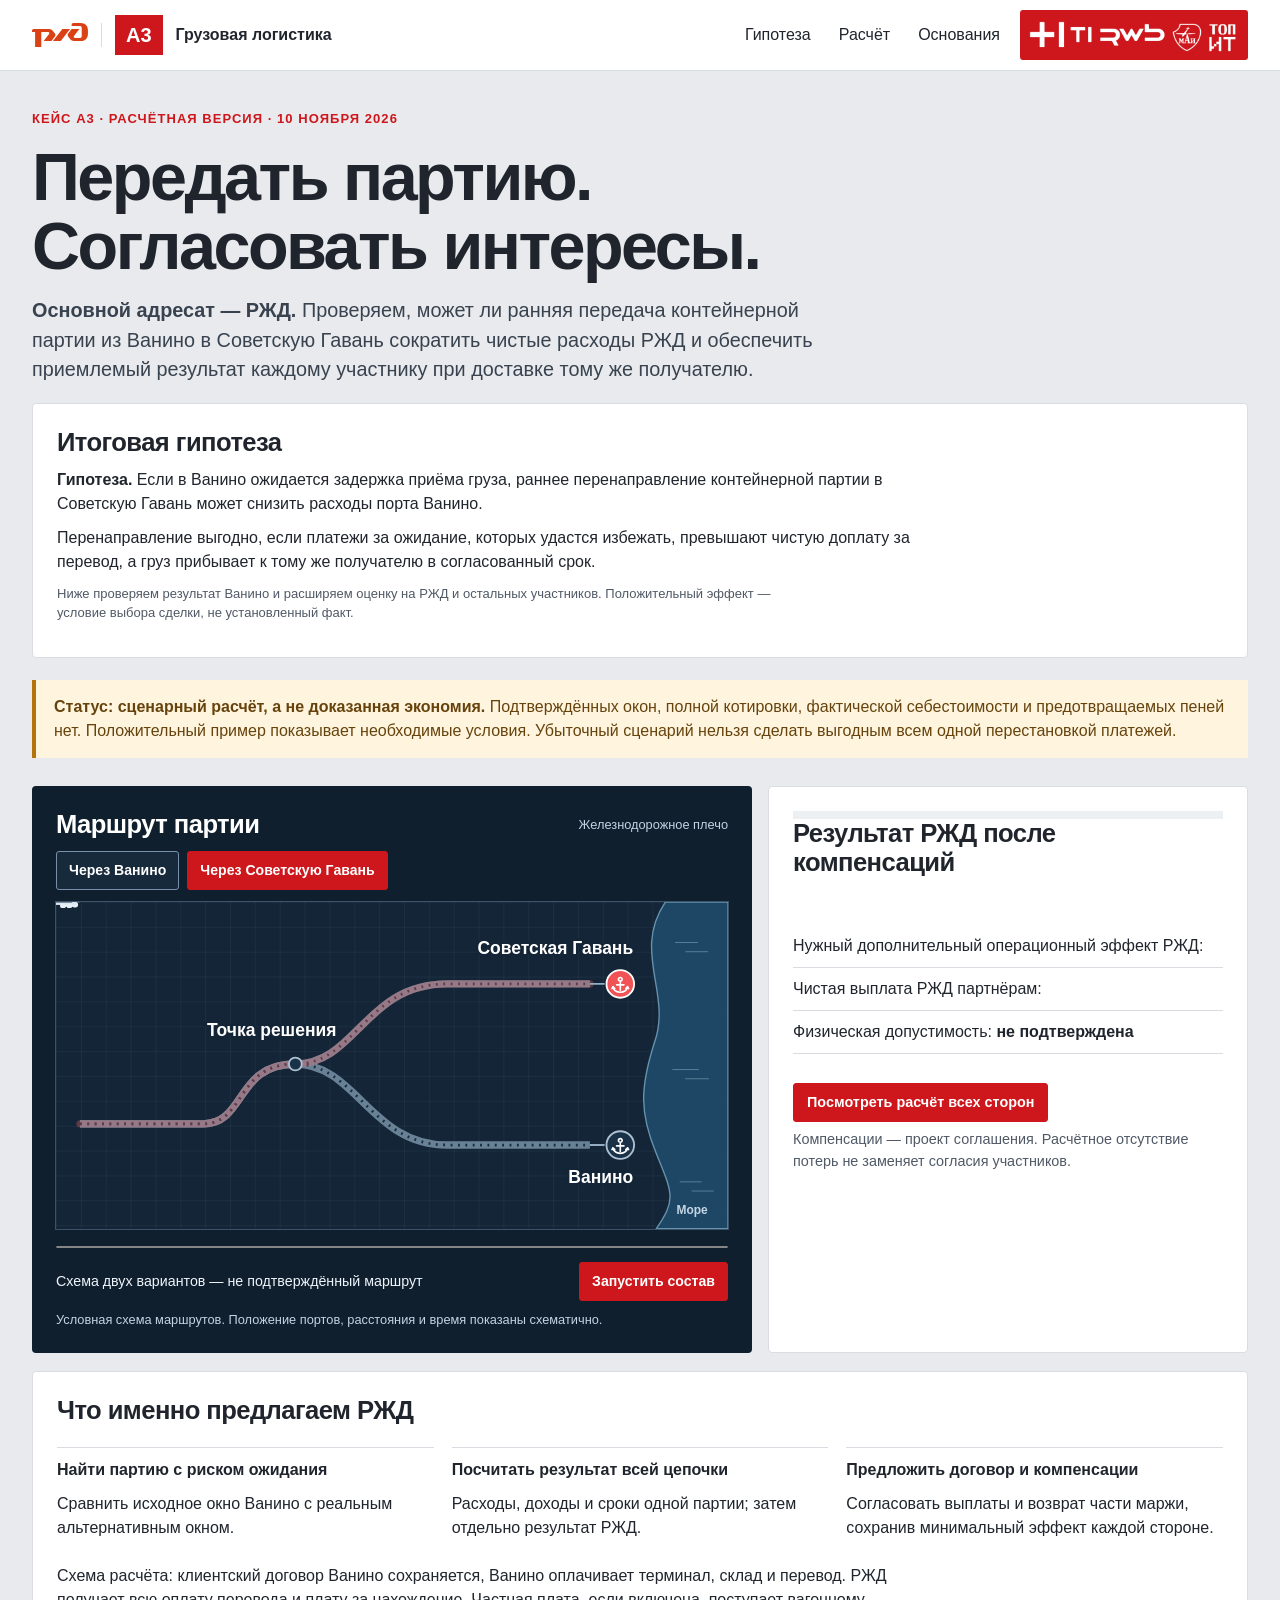
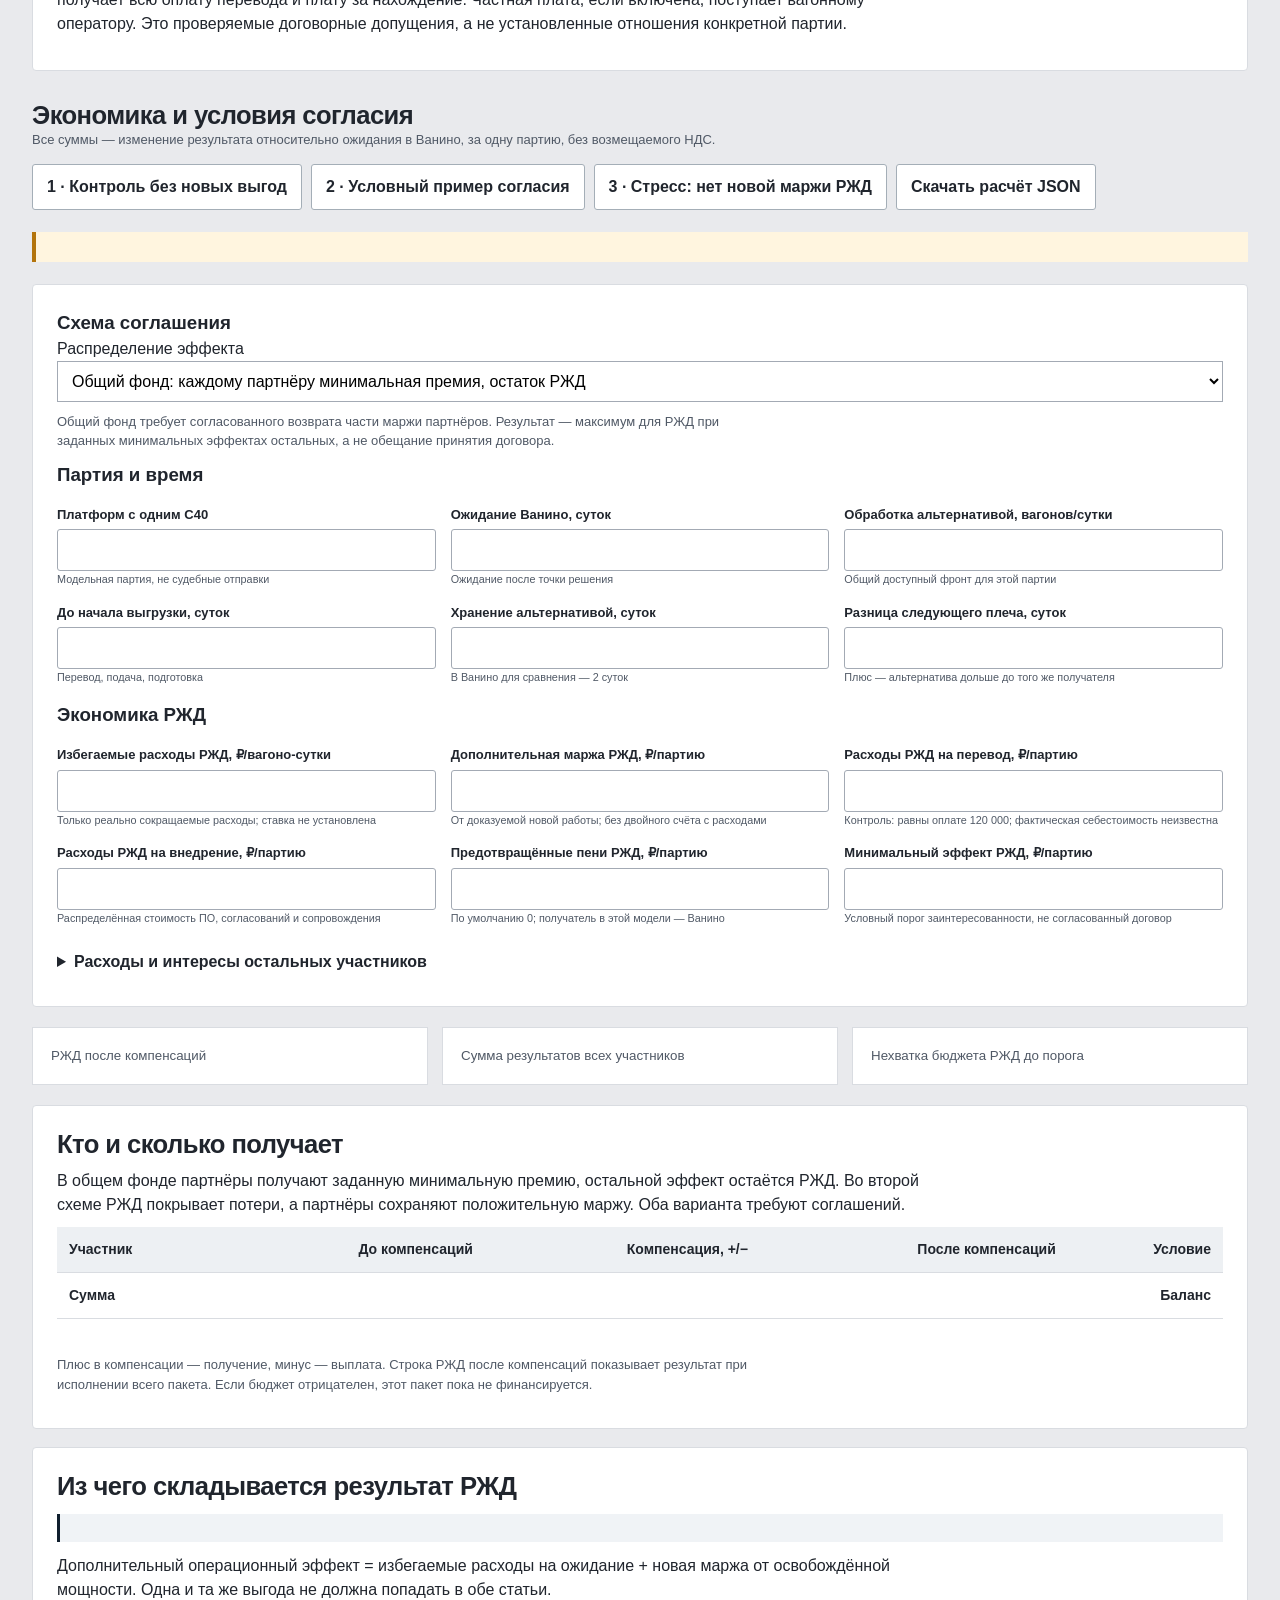
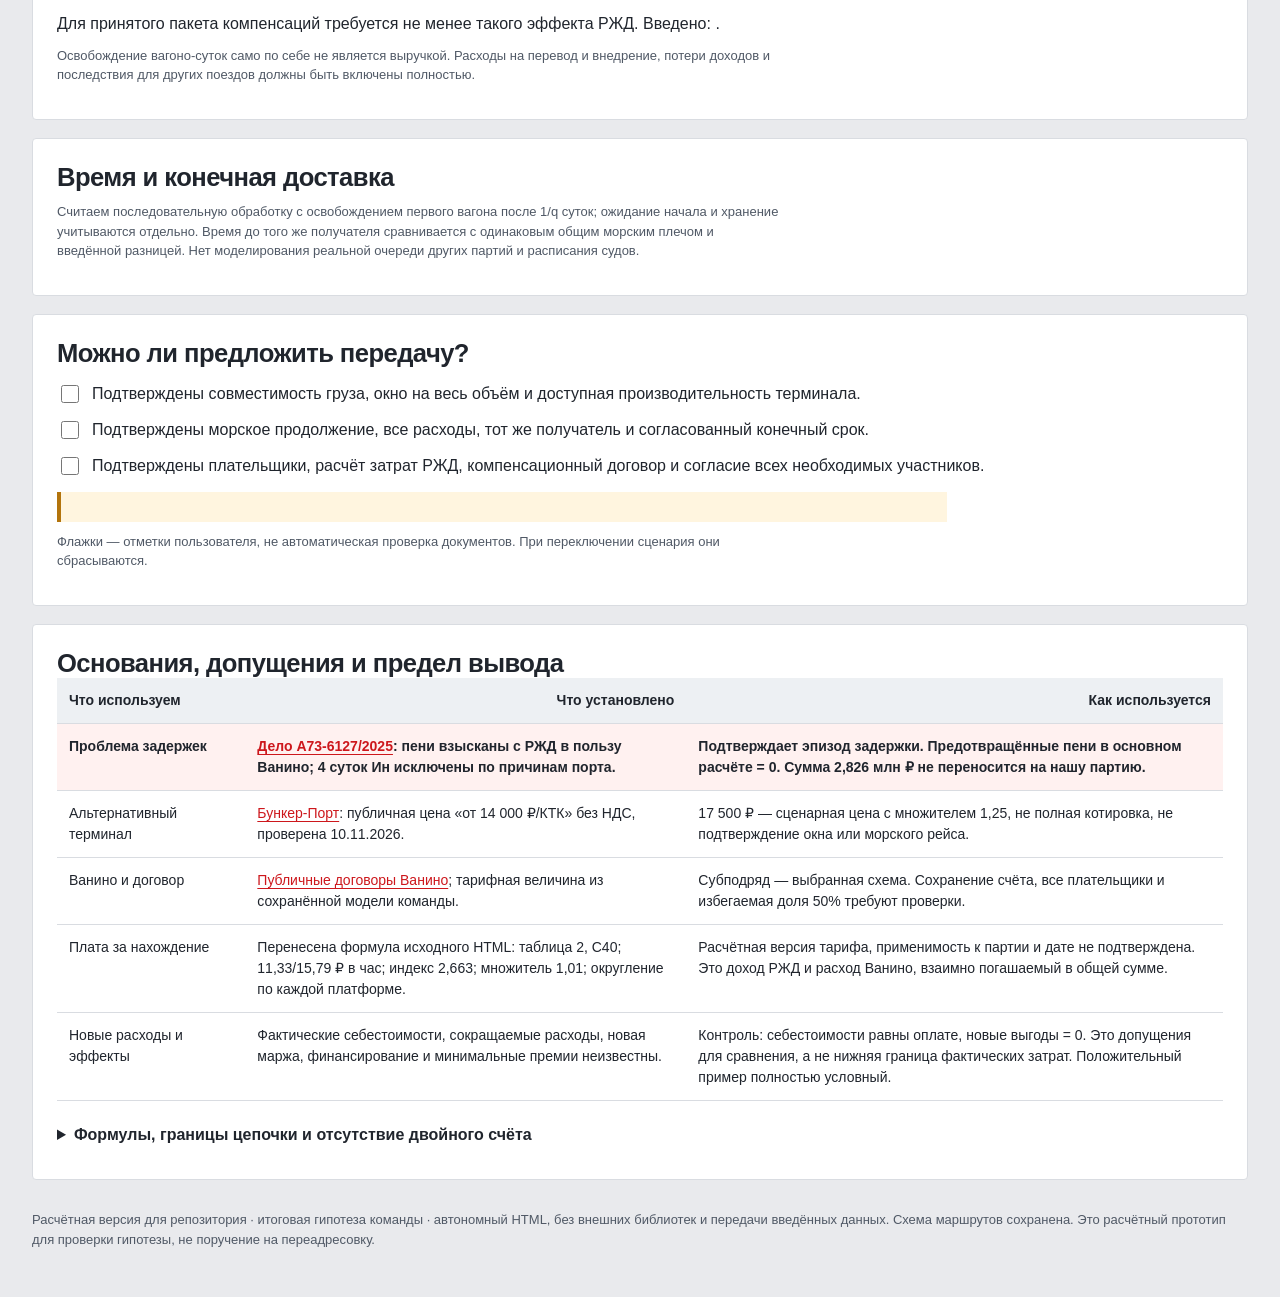
<file: app/template.html>
<!doctype html>
<html lang="ru">
<head>
<meta charset="utf-8">
<meta name="viewport" content="width=device-width, initial-scale=1">
<title>Ванино · Экономика РЖД и согласие участников · А3</title>
<style>
  :root { --ink:#20252d; --paper:#e9eaed; --red:#cd171c; --line:#d9dce1; --muted:#505966; --navy:#101f2e; --green:#12634c; }
  * { box-sizing:border-box; }
  [hidden] { display:none !important; }
  body { margin:0; color:var(--ink); background:var(--paper); font:16px/1.5 "Segoe UI",Arial,sans-serif; }
  button, input { font:inherit; }
  button { cursor:pointer; }
  :focus-visible { outline:3px solid #297dcc; outline-offset:4px; }
  a { color:var(--red); text-underline-offset:.2em; }
  header { position:sticky; top:0; z-index:10; background:white; border-bottom:1px solid var(--line); }
  .top, main { width:min(1280px, calc(100% - 64px)); margin:auto; }
  .top { min-height:70px; display:flex; align-items:center; justify-content:space-between; gap:18px; }
  .identity { display:flex; gap:13px; align-items:center; font-weight:750; }
  .rzd-logo { display:flex; align-items:center; padding-right:13px; border-right:1px solid var(--line); }
  .rzd-logo img { display:block; width:56px; height:auto; }
  .partners { display:flex; align-items:center; padding:5px 9px; background:var(--red); border-radius:3px; isolation:isolate; }
  .partners img { display:block; width:clamp(135px, 17vw, 210px); height:auto; filter:grayscale(1) contrast(1.2); mix-blend-mode:screen; }
  .top nav { margin-left:auto; }
  .badge { background:var(--red); color:white; padding:5px 11px; font-size:20px; font-weight:800; }
  nav { display:flex; gap:24px; align-self:stretch; }
  nav a { display:flex; align-items:center; padding:4px 2px 0; border-bottom:4px solid transparent; color:inherit; text-decoration:none; }
  nav a[aria-current] { border-color:var(--red); font-weight:750; }
  main { padding:38px 0 48px; }
  h1,h2,h3,p { margin:0; }
  h1 { font-size:clamp(2.35rem, 5.2vw, 4.55rem); line-height:1.04; letter-spacing:-.038em; font-weight:800; }
  h2 { font-size:clamp(1.35rem,2vw,1.85rem); line-height:1.15; letter-spacing:-.022em; }
  .lead { font-size:clamp(1.03rem,1.65vw,1.24rem); max-width:72ch; margin-top:15px; color:#38434f; }
  .demo { margin-top:28px; display:grid; grid-template-columns:minmax(0, 1.95fr) minmax(0, 1fr); gap:16px; align-items:stretch; }
  .map,.results,.explain { border-radius:4px; }
  .map { background:var(--navy); color:white; padding:24px; }
  .map-head,.map-foot { display:flex; align-items:center; justify-content:space-between; gap:12px; flex-wrap:wrap; }
  .map-head small,.caption { color:#c2d3e3; font-size:.8rem; }
  .map-controls { display:flex; flex-wrap:wrap; gap:8px; margin:18px 0 14px; }
  .map-controls button,.play { padding:8px 12px; border:1px solid #7891a9; border-radius:3px; background:#172a3b; color:white; font-size:.88rem; font-weight:650; }
  .map-controls button[aria-pressed="true"],.play { background:var(--red); border-color:var(--red); }
  .map-controls button:hover,.play:hover { border-color:white; }
  .track-map { display:block; width:100%; height:auto; outline:1px solid #3b5268; background:#132536; }
  .map-foot { margin-top:13px; }
  .status { font-size:.89rem; color:#edf4fa; }
  .playback { display:flex; gap:8px; }
  .quiet { background:transparent; border:1px solid #7891a9; }
  .timeline { width:100%; height:4px; display:block; accent-color:#fb6868; margin-top:16px; }
  .caption { margin-top:9px; }
  .rail { fill:none; stroke:#698195; stroke-width:8; }
  .ties { fill:none; stroke:#192d40; stroke-width:3; stroke-dasharray:2 6; }
  .route-glow,.route-progress { fill:none; stroke:#ff6868; stroke-width:4; stroke-linecap:round; }
  .route-glow { opacity:.30; stroke-width:8; }
  .station { fill:#1a3248; stroke:#aec1d2; stroke-width:2; }
  .station.selected { fill:#f05256; stroke:white; }
  .station.arrived { stroke-width:4; }
  .anchor-icon { fill:none; stroke:white; stroke-width:1.8; stroke-linecap:round; stroke-linejoin:round; }
  .track-label { fill:#fff; font-size:19px; font-weight:750; paint-order:stroke; stroke:#132536; stroke-width:5; stroke-linejoin:round; }
  .sub-label { fill:#c4d6e6; font-size:13px; font-weight:650; }
  .results,.explain { background:white; border:1px solid var(--line); padding:24px; }
  .results { display:flex; flex-direction:column; }
  .results p,.explain p,.calc-top p { color:var(--muted); }
  .results > p { margin-top:7px; font-size:.9rem; }
  .amount { display:block; color:var(--green); font-size:clamp(1.75rem,3vw,2.65rem); line-height:1.14; font-weight:800; letter-spacing:-.03em; font-variant-numeric:tabular-nums; }
  .comparison-scenario { display:grid; gap:5px; margin:18px 0 14px; font-size:.88rem; font-weight:650; }
  .comparison-scenario select { width:100%; min-width:0; min-height:42px; padding:7px 10px; font:inherit; color:var(--ink); background:white; border:1px solid #a3aab4; border-radius:4px; }
  .comparison-scenario small,.calc-fields small { color:var(--muted); font-size:.82rem; font-weight:400; }
  .route-comparison { margin:0; }
  .route-comparison > div { display:grid; grid-template-columns:minmax(0,1fr) auto; align-items:baseline; gap:12px; border-bottom:1px solid var(--line); padding:10px 12px; }
  .route-comparison dd { margin:0; font-weight:750; font-variant-numeric:tabular-nums; white-space:nowrap; }
  .route-comparison [aria-current="true"] { background:#fff4f3; }
  .route-comparison .route-current { display:none; color:#931b24; font-size:.76rem; font-weight:650; }
  .route-comparison [aria-current="true"] .route-current { display:block; }
  .comparison-effect { margin-top:14px; font-size:.88rem; }
  .comparison-effect .amount { margin-top:3px; color:var(--ink); }
  .comparison-effect .gain { color:var(--green); }
  .comparison-effect .loss { color:#a61820; }
  .results > .cta { align-self:flex-start; margin-top:17px; }
  .cta { display:inline-block; background:var(--red); color:white; padding:8px 13px; border:1px solid var(--red); border-radius:3px; text-decoration:none; font-weight:700; font-size:.9rem; }
  .cta:hover,.play:not(.quiet):hover { background:#a91317; }
  .explain { margin-top:18px; }
  .explain p { max-width:76ch; margin-top:10px; }
  .decision { display:grid; grid-template-columns:repeat(3,1fr); margin:21px 0 14px; gap:18px; padding:0; list-style:none; }
  .decision li { border-top:1px solid var(--line); padding-top:10px; }
  .decision p { margin-top:4px; }
  details { margin-top:16px; }
  summary { cursor:pointer; font-weight:700; }
  .calc-top { margin-bottom:16px; }
  .calc-top p { margin-top:10px; }
  .calc-grid { display:grid; grid-template-columns:minmax(0,1.15fr) minmax(0,1fr); gap:16px; align-items:start; }
  .calc-panel { background:white; border:1px solid var(--line); border-radius:4px; padding:24px; }
  .calc-panel h2 { margin-bottom:16px; }
  .calc-fields { display:grid; grid-template-columns:repeat(2,minmax(0,1fr)); gap:16px; }
  .calc-fields label,.preset-field { display:grid; align-content:start; gap:5px; font-size:.88rem; font-weight:650; }
  .calc-fields small { display:block; margin-top:5px; }
  .calc-panel input,.calc-panel select { font:inherit; font-weight:500; color:var(--ink); width:100%; min-height:44px; padding:8px 10px; background:white; border:1px solid #a3aab4; border-radius:4px; }
  .preset-field { padding-bottom:17px; margin-bottom:17px; border-bottom:1px solid var(--line); }
  .calc-panel details { padding-top:12px; border-top:1px solid var(--line); }
  .calc-panel details .calc-fields { margin-top:14px; }
  .calc-verdict { color:var(--muted); font-size:.93rem; }
  .calc-amount { margin:4px 0 15px; font-size:clamp(2rem,4vw,3.2rem); }
  .calc-amount.loss { color:#a61820; }
  .calc-amount.even { color:var(--ink); }
  .costs { margin:0; }
  .costs > div { display:grid; grid-template-columns:minmax(0,1fr) auto; align-items:baseline; column-gap:14px; padding:10px 0; border-top:1px solid var(--line); }
  .costs dd { margin:0; font-weight:700; text-align:right; white-space:nowrap; }
  .cost-bar { position:relative; grid-column:1/-1; margin-top:7px; height:6px; background:#eef0f3; border-radius:2px; }
  .cost-bar::after { position:absolute; content:""; top:-2px; bottom:-2px; left:var(--zero,0%); border-left:1px solid #727b85; }
  .cost-bar span { position:absolute; top:0; bottom:0; border-radius:2px; background:#315c83; }
  .cost-bar.transfer span { background:var(--red); }
  .chart-panel { grid-column:1/-1; }
  .chart-panel h2 { margin-bottom:6px; }
  .chart-panel figure { margin:14px 0 0; }
  .chart-legend { display:flex; flex-wrap:wrap; gap:7px 18px; color:var(--muted); font-size:.88rem; }
  .chart-key { display:inline-flex; align-items:center; gap:7px; }
  .chart-key::before { content:""; width:19px; border-top:3px solid #315c83; }
  .chart-key.transfer::before { border-color:var(--red); }
  .chart-key.current::before { border-top:2px dashed #687380; }
  .chart-key.threshold::before { width:8px; height:8px; border:2px solid var(--green); border-radius:50%; }
  .cost-chart { display:block; width:100%; max-width:900px; margin:10px auto 0; }
  .cost-chart text { fill:var(--muted); font-size:13px; }
  .cost-chart .gridline { stroke:#d9dce1; }
  .cost-chart .waiting-line { fill:none; stroke:#315c83; stroke-width:2.5; }
  .cost-chart .transfer-line { stroke:var(--red); stroke-width:2.5; }
  .cost-chart .current-line { stroke:#687380; stroke-width:1.5; stroke-dasharray:5 4; }
  .calc-note { margin-top:12px; color:var(--muted); font-size:.88rem; }
  .calc-error { margin-top:14px; color:#a61820; }
  .scenario-panel { grid-column:1/-1; min-width:0; }
  .scenario-panel h2 { margin-bottom:6px; }
  .scenario-scroll { overflow-x:auto; margin-top:16px; }
  .scenario-table { width:100%; min-width:570px; border-collapse:collapse; font-size:.9rem; }
  .scenario-table th,.scenario-table td { padding:12px 14px; text-align:left; border-bottom:1px solid var(--line); }
  .scenario-table thead { background:#f0f2f5; }
  .scenario-table th[scope="row"] { font-weight:650; }
  .scenario-table td { text-align:right; white-space:nowrap; font-variant-numeric:tabular-nums; }
  .scenario-table thead th:not(:first-child) { text-align:right; }
  .scenario-table tr[aria-current="true"] { background:#fff4f3; }
  .scenario-table [data-value="benefit"] { font-weight:750; }
  .scenario-table .gain { color:var(--green); }
  .scenario-table .loss { color:#a61820; }
  .current-label { display:none; margin-top:2px; color:#931b24; font-size:.78rem; font-weight:600; }
  tr[aria-current="true"] .current-label { display:block; }
  @media(max-width:940px) { .demo,.calc-grid { grid-template-columns:1fr; } .results { display:block; } }
  @media(max-width:600px) {
    .top,main { width:calc(100% - 28px); }
    .top { flex-wrap:wrap; gap:0; padding-top:10px; }
    nav { min-height:44px; width:100%; order:3; }
    .identity-title { display:none; }
    .partners img { width:clamp(125px, 41vw, 175px); }
    main { padding-top:24px; }
    .map,.results,.explain,.calc-panel { padding:15px; }
    .calc-fields { grid-template-columns:1fr; gap:12px; }
    .decision { grid-template-columns:1fr; gap:10px; }
    .track-label { font-size:22px; }
    .sub-label { font-size:17px; }
  }

html{scroll-behavior:smooth;scroll-padding-top:90px} select{font:inherit} .eyebrow{font-size:13px;font-weight:800;color:var(--red);letter-spacing:.08em;text-transform:uppercase;margin-bottom:14px}.notice{background:#fff5df;border-left:4px solid #b3740c;padding:15px 18px;margin:22px 0;color:#66430c}.hero-kpis{display:grid;grid-template-columns:repeat(3,1fr);gap:14px;margin:20px 0}.hero-kpis>div{padding:18px;background:white;border:1px solid var(--line)}.hero-kpis small{display:block;color:var(--muted)}.hero-kpis strong{font-size:28px;font-variant-numeric:tabular-nums}.good{color:var(--green)}.bad{color:#a61820}.muted{color:var(--muted)}.section{margin-top:30px}.wide{background:white;padding:24px;border:1px solid var(--line);border-radius:4px;margin-top:18px}.wide p{margin:10px 0;max-width:100ch}.fields{display:grid;grid-template-columns:repeat(3,1fr);gap:15px;margin:16px 0}.fields label{font-size:13px;font-weight:650}.fields input{display:block;width:100%;padding:9px;margin-top:5px;border:1px solid #a3aab4;border-radius:3px;font:inherit;min-height:42px}.fields small{font-weight:400;display:block;color:var(--muted)}.scenario-buttons{display:flex;gap:9px;flex-wrap:wrap;margin:14px 0}.scenario-buttons button,.export{border:1px solid #a4aeb7;padding:10px 14px;background:white;border-radius:3px;color:var(--ink);font-weight:650}.scenario-buttons button[aria-pressed=true]{background:var(--navy);color:white}.scroll-table{overflow-x:auto}table{width:100%;border-collapse:collapse;font-size:14px}th,td{padding:12px;border-bottom:1px solid var(--line);text-align:right;white-space:nowrap}th:first-child,td:first-child{text-align:left}thead{background:#edf0f3}tbody tr:first-child{background:#fff1f0;font-weight:750}.sub{font-size:13px;color:var(--muted)}.formula{padding:14px 18px;background:#f0f3f6;font-variant-numeric:tabular-nums;border-left:3px solid var(--navy);margin:12px 0;overflow-wrap:anywhere}.checklist{display:grid;gap:12px;margin:14px 0}.checklist label{display:flex;gap:10px;align-items:flex-start}.checklist input{width:18px;height:18px;margin-top:3px}.bars{display:grid;gap:11px;margin:18px 0}.bar-row{display:grid;grid-template-columns:180px 1fr 140px;gap:12px;align-items:center;font-size:14px}.bar-bg{background:#edf0f3;height:20px}.bar-fill{height:100%;min-width:2px;background:var(--green)}.bar-fill.negative{background:var(--red)}.large-verdict{font-size:23px;font-weight:750;margin:12px 0}.result-note{font-size:14px}.map-controls{margin:12px 0}.demo{grid-template-columns:1.5fr 1fr}.threshold{font-size:26px;font-weight:800}.status-tag{display:inline-block;padding:4px 9px;background:#edf0f3;font-size:12px;font-weight:750}.sources-list li{margin:10px 0}.source-table td{white-space:normal;text-align:left;vertical-align:top}.source-table td:first-child{min-width:180px}details{margin-top:14px}summary{cursor:pointer;font-weight:750;padding:8px 0}.footnote{margin-top:30px;color:var(--muted);font-size:13px}.error{color:#a61820;font-weight:750}.results{justify-content:flex-start}.results .amount{margin:14px 0}.results .mini-list{margin:12px 0;padding:0;list-style:none}.mini-list li{padding:9px 0;border-bottom:1px solid var(--line)}
@media(max-width:800px){.top,main{width:calc(100% - 28px)}.top{flex-wrap:wrap;padding:10px 0}.partners{display:none}nav{gap:14px}.demo{grid-template-columns:1fr}.hero-kpis,.fields{grid-template-columns:1fr 1fr}.bar-row{grid-template-columns:1fr 1fr}.bar-row>strong{grid-column:2}.wide,.results,.map{padding:18px}h1{font-size:2.5rem}}@media(max-width:480px){.hero-kpis,.fields{grid-template-columns:1fr}.hero-kpis{gap:8px}.hero-kpis>div{padding:12px}.bar-row{font-size:12px;grid-template-columns:130px 1fr}.top nav{margin-left:0}.rzd-logo{display:none}}@media print{header,.map,.scenario-buttons,.export{display:none}main{width:100%}details{display:block}.wide{break-inside:avoid}body{background:white}.fields{grid-template-columns:repeat(3,1fr)}}
select{max-width:100%;width:100%;min-width:0;white-space:normal;padding:10px;border:1px solid #a3aab4;background:white}.wide,.demo>*{min-width:0}.source-table{min-width:760px}.source-table td{overflow-wrap:anywhere}</style>
</head>
<body>
<header>
  <div class="top">
    <div class="identity"><span class="rzd-logo"><img src="[data-uri]" alt="РЖД" width="56" height="26"></span><span class="badge">А3</span><span class="identity-title">Грузовая логистика</span></div>
    <nav><a href="#overview">Гипотеза</a><a href="#calculator">Расчёт</a><a href="#sources">Основания</a></nav>
    <div class="partners"><img src="[data-uri]" alt="Логотипы партнёров кейса" width="626" height="119"></div>
  </div>
</header>
<main id="overview">
<div class="eyebrow">Кейс А3 · расчётная версия · 10 ноября 2026</div>
<h1>Передать партию.<br>Согласовать интересы.</h1>
<p class="lead"><strong>Основной адресат — РЖД.</strong> Проверяем, может ли ранняя передача контейнерной партии из Ванино в Советскую Гавань сократить чистые расходы РЖД и обеспечить приемлемый результат каждому участнику при доставке тому же получателю.</p>
<section class="wide" id="hypothesis"><h2>Итоговая гипотеза</h2><p><strong>Гипотеза.</strong> Если в Ванино ожидается задержка приёма груза, раннее перенаправление контейнерной партии в Советскую Гавань может снизить расходы порта Ванино.</p><p>Перенаправление выгодно, если платежи за ожидание, которых удастся избежать, превышают чистую доплату за перевод, а груз прибывает к тому же получателю в согласованный срок.</p><p class="sub">Ниже проверяем результат Ванино и расширяем оценку на РЖД и остальных участников. Положительный эффект — условие выбора сделки, не установленный факт.</p></section><div class="notice"><strong>Статус: сценарный расчёт, а не доказанная экономия.</strong> Подтверждённых окон, полной котировки, фактической себестоимости и предотвращаемых пеней нет. Положительный пример показывает необходимые условия. Убыточный сценарий нельзя сделать выгодным всем одной перестановкой платежей.</div>
<div class="demo">      <section class="map" aria-labelledby="mapTitle">
        <div class="map-head"><h2 id="mapTitle">Маршрут партии</h2><small>Железнодорожное плечо</small></div>
        <div class="map-controls" role="group" aria-label="Терминал назначения">
          <button type="button" data-route="vanino" aria-pressed="false">Через Ванино</button>
          <button type="button" data-route="sovgavan" aria-pressed="true">Через Советскую Гавань</button>
        </div>
        <svg class="track-map" viewBox="0 0 730 355" role="img" aria-labelledby="svgTitle svgDescription">
          <title id="svgTitle">Два варианта движения контейнерного состава</title>
          <desc id="svgDescription">Оба маршрута идут по суше к портам на берегу. Верхняя ветка ведёт в Советскую Гавань, нижняя — в Ванино.</desc>
          <defs>
            <pattern id="grid" width="27" height="27" patternUnits="userSpaceOnUse"><path d="M27 0H0V27" fill="none" stroke="#7295b4" opacity=".18"/></pattern>
            <path id="toVanino" d="M26 241 H160 C206 241 195 176 260 176 C326 176 342 264 425 264 H580"/>
            <path id="toSovgavan" d="M26 241 H160 C206 241 195 176 260 176 C326 176 336 89 425 89 H580"/>
            <path id="anchor" class="anchor-icon" d="M0-3V7M-4 1H4M-8 3C-7 7-4 9 0 9S7 7 8 3M-9 5L-8 3-6 5M9 5L8 3 6 5 M2-5A2 2 0 1 1-2-5 2 2 0 0 1 2-5Z"/>
            <g id="wagon">
              <path d="M-22 1H22" stroke="#dbe7f1" stroke-width="4"/>
              <rect x="-18" y="-16" width="36" height="16" rx="1" fill="#99c1df" stroke="#101f2e"/>
              <path d="M-13-13V-3M-8-13V-3M-3-13V-3M2-13V-3M7-13V-3M12-13V-3" stroke="#385975" stroke-width="1.4"/>
              <path d="M-15 4H-7M7 4H15" stroke="#e8eff6" stroke-width="5" stroke-linecap="round" stroke-dasharray="1 6"/>
            </g>
          </defs>
          <rect width="730" height="355" fill="url(#grid)"/>
          <path d="M662 0C626 53 668 98 651 150S634 229 652 273 674 323 652 355H730V0Z" fill="#1d4764" stroke="#6692ad" stroke-width="1.5"/>
          <path d="M673 44h24m-13 10h24M670 182h28m-14 10h25M678 304h23m-10 10h23" stroke="#84aac2" stroke-opacity=".6" stroke-linecap="round"/>
          <text x="691" y="339" class="sub-label" text-anchor="middle">Море</text>
          <use href="#toVanino" class="rail"/><use href="#toSovgavan" class="rail"/>
          <use href="#toVanino" class="ties"/><use href="#toSovgavan" class="ties"/>
          <use id="routeGlow" class="route-glow" href="#toSovgavan"/>
          <path id="routeProgress" class="route-progress"/>
          <circle cx="260" cy="176" r="7" class="station"/>
          <path d="M580 89h16m-16 175h16" stroke="#92adc4" stroke-width="2"/>
          <circle id="sovgavanStation" cx="613" cy="89" r="15" class="station selected"/>
          <circle id="vaninoStation" cx="613" cy="264" r="15" class="station"/>
          <use href="#anchor" x="613" y="89"/><use href="#anchor" x="613" y="264"/>
          <text x="164" y="146" class="track-label">Точка решения</text>
          <text x="627" y="57" text-anchor="end" class="track-label">Советская Гавань</text>
          <text x="627" y="305" text-anchor="end" class="track-label">Ванино</text>
          <g id="train" aria-hidden="true">
            <path d="M-27 1H26L30-4 26-7 19-22H-23L-27-18Z" fill="#f1f5fa" stroke="#142535" stroke-width="1.6"/>
            <path d="M11-18h6l5 9H11zM2-18h6v9H2z" fill="#284f6c"/>
            <path d="M-23-7H26" stroke="#d62d38" stroke-width="4"/>
            <path d="M-20-18v7m5-7v7m5-7v7" stroke="#607b92" stroke-width="1.5"/>
            <path d="M-20 3h13M8 3h13" stroke="#e8eff6" stroke-width="6" stroke-linecap="round" stroke-dasharray="1 5"/>
          </g>
          <use id="car1" href="#wagon" aria-hidden="true"/>
          <use id="car2" href="#wagon" aria-hidden="true"/>
        </svg>
        <progress class="timeline" id="timeline" max="1" value="0" aria-label="Ход поездки"></progress>
        <div class="map-foot">
          <p id="status" class="status" role="status">Схема двух вариантов — не подтверждённый маршрут</p>
          <div class="playback">
            <button id="restart" type="button" class="play quiet" hidden>С начала</button>
            <button id="play" type="button" class="play">Запустить состав</button>
          </div>
        </div>
        <p class="caption">Условная схема маршрутов. Положение портов, расстояния и время показаны схематично.</p>
      </section>

<section class="results"><span class="status-tag" id="scenarioTag"></span><h2>Результат РЖД после компенсаций</h2><output class="amount" id="heroRzd"></output><p id="heroText"></p><ul class="mini-list"><li>Нужный дополнительный операционный эффект РЖД: <strong id="heroNeed"></strong></li><li>Чистая выплата РЖД партнёрам: <strong id="heroComp"></strong></li><li>Физическая допустимость: <strong id="heroGate">не подтверждена</strong></li></ul><a class="cta" href="#calculator">Посмотреть расчёт всех сторон</a><p class="result-note">Компенсации — проект соглашения. Расчётное отсутствие потерь не заменяет согласия участников.</p></section></div>
<section class="wide"><h2>Что именно предлагаем РЖД</h2><ol class="decision"><li><strong>Найти партию с риском ожидания</strong><p>Сравнить исходное окно Ванино с реальным альтернативным окном.</p></li><li><strong>Посчитать результат всей цепочки</strong><p>Расходы, доходы и сроки одной партии; затем отдельно результат РЖД.</p></li><li><strong>Предложить договор и компенсации</strong><p>Согласовать выплаты и возврат части маржи, сохранив минимальный эффект каждой стороне.</p></li></ol><p>Схема расчёта: клиентский договор Ванино сохраняется, Ванино оплачивает терминал, склад и перевод. РЖД получает всю оплату перевода и плату за нахождение. Частная плата, если включена, поступает вагонному оператору. Это проверяемые договорные допущения, а не установленные отношения конкретной партии.</p></section>
<section id="calculator" class="section"><h2>Экономика и условия согласия</h2><p class="sub">Все суммы — изменение результата относительно ожидания в Ванино, за одну партию, без возмещаемого НДС.</p>
<div class="scenario-buttons"><button type="button" data-preset="base">1 · Контроль без новых выгод</button><button type="button" data-preset="positive">2 · Условный пример согласия</button><button type="button" data-preset="stress">3 · Стресс: нет новой маржи РЖД</button><button type="button" class="export" id="download">Скачать расчёт JSON</button></div>
<p id="presetDescription" class="notice"></p>
<form id="economyForm" class="wide"><h3>Схема соглашения</h3><label>Распределение эффекта <select name="pool"><option value="1">Общий фонд: каждому партнёру минимальная премия, остаток РЖД</option><option value="0">РЖД покрывает потери: партнёры сохраняют маржу</option></select></label><p class="sub">Общий фонд требует согласованного возврата части маржи партнёров. Результат — максимум для РЖД при заданных минимальных эффектах остальных, а не обещание принятия договора.</p><h3>Партия и время</h3><div class="fields"><label>Платформ с одним C40<input type="number" name="n" min="0" max="1000" step="1" required><small>Модельная партия, не судебные отправки</small></label><label>Ожидание Ванино, суток<input type="number" name="wait" min="0" step="any" required><small>Ожидание после точки решения</small></label><label>Обработка альтернативой, вагонов/сутки<input type="number" name="capacity" min="0" step="any" required><small>Общий доступный фронт для этой партии</small></label><label>До начала выгрузки, суток<input type="number" name="setup" min="0" step="any" required><small>Перевод, подача, подготовка</small></label><label>Хранение альтернативой, суток<input type="number" name="storageDays" min="0" step="any" required><small>В Ванино для сравнения — 2 суток</small></label><label>Разница следующего плеча, суток<input type="number" name="seaDelta" min="-180" step="any" required><small>Плюс — альтернатива дольше до того же получателя</small></label></div><h3>Экономика РЖД</h3><div class="fields"><label>Избегаемые расходы РЖД, ₽/вагоно-сутки<input type="number" name="rzdDaySaving" min="0" step="any" required><small>Только реально сокращаемые расходы; ставка не установлена</small></label><label>Дополнительная маржа РЖД, ₽/партию<input type="number" name="rzdMargin" min="0" step="any" required><small>От доказуемой новой работы; без двойного счёта с расходами</small></label><label>Расходы РЖД на перевод, ₽/партию<input type="number" name="moveCost" min="0" step="any" required><small>Контроль: равны оплате 120 000; фактическая себестоимость неизвестна</small></label><label>Расходы РЖД на внедрение, ₽/партию<input type="number" name="projectCost" min="0" step="any" required><small>Распределённая стоимость ПО, согласований и сопровождения</small></label><label>Предотвращённые пени РЖД, ₽/партию<input type="number" name="penalty" min="0" step="any" required><small>По умолчанию 0; получатель в этой модели — Ванино</small></label><label>Минимальный эффект РЖД, ₽/партию<input type="number" name="rzdFloor" min="0" step="any" required><small>Условный порог заинтересованности, не согласованный договор</small></label></div><details><summary>Расходы и интересы остальных участников</summary><div class="fields"><label>Счёт Ванино, ₽/контейнер<input type="number" name="portTariff" min="0" step="any" required><small>Исходная тарифная величина 29 467,84; договор сохраняется</small></label><label>Избегаемые расходы Ванино, % счёта<input type="number" name="portAvoid" min="0" max="100" step="any" required><small>50% — старое допущение, не измеренная себестоимость</small></label><label>Оплата терминалу, ₽/контейнер<input type="number" name="altPrice" min="0" step="any" required><small>17 500 = публичное «от 14 000» × условные 1,25</small></label><label>Расходы терминала, ₽/партию<input type="number" name="altCost" min="0" step="any" required><small>Включают переменные затраты и упущенную маржу вытесненных заказов</small></label><label>Оплата хранения, ₽/контейнер/сутки<input type="number" name="storePrice" min="0" step="any" required><small>500 — сценарная ставка</small></label><label>Расходы хранения, ₽/партию<input type="number" name="storeCost" min="0" step="any" required><small>Включая упущенную маржу при занятой мощности</small></label><label>Оплата РЖД за перевод, ₽/платформу<input type="number" name="movePrice" min="0" step="any" required><small>Весь платёж условно получает РЖД</small></label><label>Фиксированная оплата РЖД, ₽/партию<input type="number" name="moveFixed" min="0" step="any" required><small>Не добавлять повторно в себестоимость</small></label><label>Плата вагонному оператору, ₽/платформу/сутки<input type="number" name="privateRate" min="0" step="any" required><small>Плательщик — Ванино; 0 в основном расчёте. Возврат +0,5 суток</small></label><label>Избегаемые расходы/новая маржа оператора, ₽<input type="number" name="operatorSaving" min="0" step="any" required><small>Без повторного учёта экономии РЖД</small></label><label>Стоимость всей партии, ₽<input type="number" name="cargoValue" min="0" step="any" required><small>0: эффект финансирования не включён</small></label><label>Ставка финансирования, % годовых<input type="number" name="capitalRate" min="0" step="any" required><small>Индивидуальная ставка, не автоматически ключевая ставка</small></label><label>Дополнительные расходы грузовладельца, ₽<input type="number" name="cargoExtra" min="0" step="any" required><small>Все отличия морского плеча, страховки и доставки до получателя</small></label><label>Минимальный эффект каждому партнёру, ₽<input type="number" name="otherFloor" min="0" step="any" required><small>Условная премия за участие; 0 означает лишь отсутствие ухудшения</small></label></div></details><p class="error" id="error" role="alert" hidden>Проверьте поля: нужны конечные числа в допустимых пределах; число платформ — целое; производительность больше нуля.</p></form>
<div id="computed" aria-live="polite"><div class="hero-kpis"><div><small>РЖД после компенсаций</small><strong id="rzdFinal"></strong></div><div><small>Сумма результатов всех участников</small><strong id="total"></strong></div><div><small>Нехватка бюджета РЖД до порога</small><strong id="deficit"></strong></div></div>
<section class="wide"><h2>Кто и сколько получает</h2><p>В общем фонде партнёры получают заданную минимальную премию, остальной эффект остаётся РЖД. Во второй схеме РЖД покрывает потери, а партнёры сохраняют положительную маржу. Оба варианта требуют соглашений.</p><div class="scroll-table"><table><thead><tr><th>Участник</th><th>До компенсаций</th><th>Компенсация, +/−</th><th>После компенсаций</th><th>Условие</th></tr></thead><tbody id="partyRows"></tbody><tfoot><tr><th>Сумма</th><th id="sumRaw"></th><th id="sumComp"></th><th id="sumFinal"></th><th>Баланс</th></tr></tfoot></table></div><div class="bars" id="bars"></div><p class="sub">Плюс в компенсации — получение, минус — выплата. Строка РЖД после компенсаций показывает результат при исполнении всего пакета. Если бюджет отрицателен, этот пакет пока не финансируется.</p><p id="balance"></p></section>
<section class="wide"><h2>Из чего складывается результат РЖД</h2><div class="scroll-table"><table><tbody id="rzdLines"></tbody></table></div><div class="formula" id="rzdFormula"></div><p>Дополнительный операционный эффект = избегаемые расходы на ожидание + новая маржа от освобождённой мощности. Одна и та же выгода не должна попадать в обе статьи.</p><p>Для принятого пакета компенсаций требуется не менее <strong id="need"></strong> такого эффекта РЖД. Введено: <strong id="supplied"></strong>.</p><p id="unitNeed"></p><p class="sub">Освобождение вагоно-суток само по себе не является выручкой. Расходы на перевод и внедрение, потери доходов и последствия для других поездов должны быть включены полностью.</p></section>
<section class="wide"><h2>Время и конечная доставка</h2><div id="timing"></div><p class="sub">Считаем последовательную обработку с освобождением первого вагона после 1/q суток; ожидание начала и хранение учитываются отдельно. Время до того же получателя сравнивается с одинаковым общим морским плечом и введённой разницей. Нет моделирования реальной очереди других партий и расписания судов.</p></section>
<section class="wide"><h2>Можно ли предложить передачу?</h2><p id="economicVerdict" class="large-verdict"></p><div class="checklist"><label><input type="checkbox" id="gateTerminal">Подтверждены совместимость груза, окно на весь объём и доступная производительность терминала.</label><label><input type="checkbox" id="gateDelivery">Подтверждены морское продолжение, все расходы, тот же получатель и согласованный конечный срок.</label><label><input type="checkbox" id="gateContract">Подтверждены плательщики, расчёт затрат РЖД, компенсационный договор и согласие всех необходимых участников.</label></div><p id="actionVerdict" class="notice"></p><p class="sub">Флажки — отметки пользователя, не автоматическая проверка документов. При переключении сценария они сбрасываются.</p></section></div></section>
<section class="wide" id="sources"><h2>Основания, допущения и предел вывода</h2><div class="scroll-table"><table class="source-table"><thead><tr><th>Что используем</th><th>Что установлено</th><th>Как используется</th></tr></thead><tbody>
<tr><td>Проблема задержек</td><td><a href="https://sudact.ru/arbitral/doc/ec7zyp6I456I/" target="_blank" rel="noopener">Дело А73-6127/2025</a>: пени взысканы с РЖД в пользу Ванино; 4 суток Ин исключены по причинам порта.</td><td>Подтверждает эпизод задержки. Предотвращённые пени в основном расчёте = 0. Сумма 2,826 млн ₽ не переносится на нашу партию.</td></tr>
<tr><td>Альтернативный терминал</td><td><a href="https://bunker-port.ru/prices" target="_blank" rel="noopener">Бункер-Порт</a>: публичная цена «от 14 000 ₽/КТК» без НДС, проверена 10.11.2026.</td><td>17 500 ₽ — сценарная цена с множителем 1,25, не полная котировка, не подтверждение окна или морского рейса.</td></tr>
<tr><td>Ванино и договор</td><td><a href="https://www.vaninoport.ru/contracts.html" target="_blank" rel="noopener">Публичные договоры Ванино</a>; тарифная величина из сохранённой модели команды.</td><td>Субподряд — выбранная схема. Сохранение счёта, все плательщики и избегаемая доля 50% требуют проверки.</td></tr>
<tr><td>Плата за нахождение</td><td>Перенесена формула исходного HTML: таблица 2, C40; 11,33/15,79 ₽ в час; индекс 2,663; множитель 1,01; округление по каждой платформе.</td><td>Расчётная версия тарифа, применимость к партии и дате не подтверждена. Это доход РЖД и расход Ванино, взаимно погашаемый в общей сумме.</td></tr>
<tr><td>Новые расходы и эффекты</td><td>Фактические себестоимости, сокращаемые расходы, новая маржа, финансирование и минимальные премии неизвестны.</td><td>Контроль: себестоимости равны оплате, новые выгоды = 0. Это допущения для сравнения, а не нижняя граница фактических затрат. Положительный пример полностью условный.</td></tr>
</tbody></table></div><details><summary>Формулы, границы цепочки и отсутствие двойного счёта</summary><p>РЖД = сокращаемые расходы + новая маржа + оплата перевода − себестоимость перевода − потеря дохода за нахождение + предотвращённые пени − внедрение − компенсации.</p><p>Ванино = избегаемые собственные расходы − терминал − хранение − перевод + экономия платы за нахождение + экономия частной платы − недополученные пени + компенсация.</p><p>Терминал и склад = дополнительная выручка − дополнительные расходы и вытесненная маржа + компенсация. Грузовладелец = изменение стоимости финансирования − все дополнительные расходы до получателя + компенсация. Вагонный оператор = сокращаемые расходы / новая маржа − потерянная частная плата + компенсация.</p><p>Общий эффект = сокращаемые расходы РЖД + новая маржа РЖД + избегаемые расходы Ванино − себестоимость перевода − расходы терминала − расходы склада − внедрение + эффект времени груза − доплаты клиента + эффект вагонного оператора. Компенсации, пени, плата за нахождение и внутренние котировки взаимно погашаются. Пени не создают общий выигрыш.</p><p>Граница расчёта: шесть указанных сторон. Базовая морская услуга считается одинаковой; все различия включаются в доплаты грузовладельца. Если меняется маржа морской линии, получатель пеней или появляются иные обязательные участники с потерями, их нужно добавить отдельно до вывода о согласии всех. Любые невозвратные обязательства, вытесненные заказы и потери включаются в соответствующие затраты.</p><p>Порог — условие выбранной схемы. В общем фонде РЖД получает сумму сверх минимальных премий партнёров, в том числе через возврат части их маржи. В схеме без возвратов общая положительная сумма не гарантирует достаточного бюджета РЖД. Цена согласия каждого партнёра может отличаться от одинаковой премии этого демонстратора.</p></details></section>
<p class="footnote">Расчётная версия для репозитория · итоговая гипотеза команды · автономный HTML, без внешних библиотек и передачи введённых данных. Схема маршрутов сохранена. Это расчётный прототип для проверки гипотезы, не поручение на переадресовку.</p></main><script>
@@MODEL@@
@@UI@@
</script></body></html>
</file>
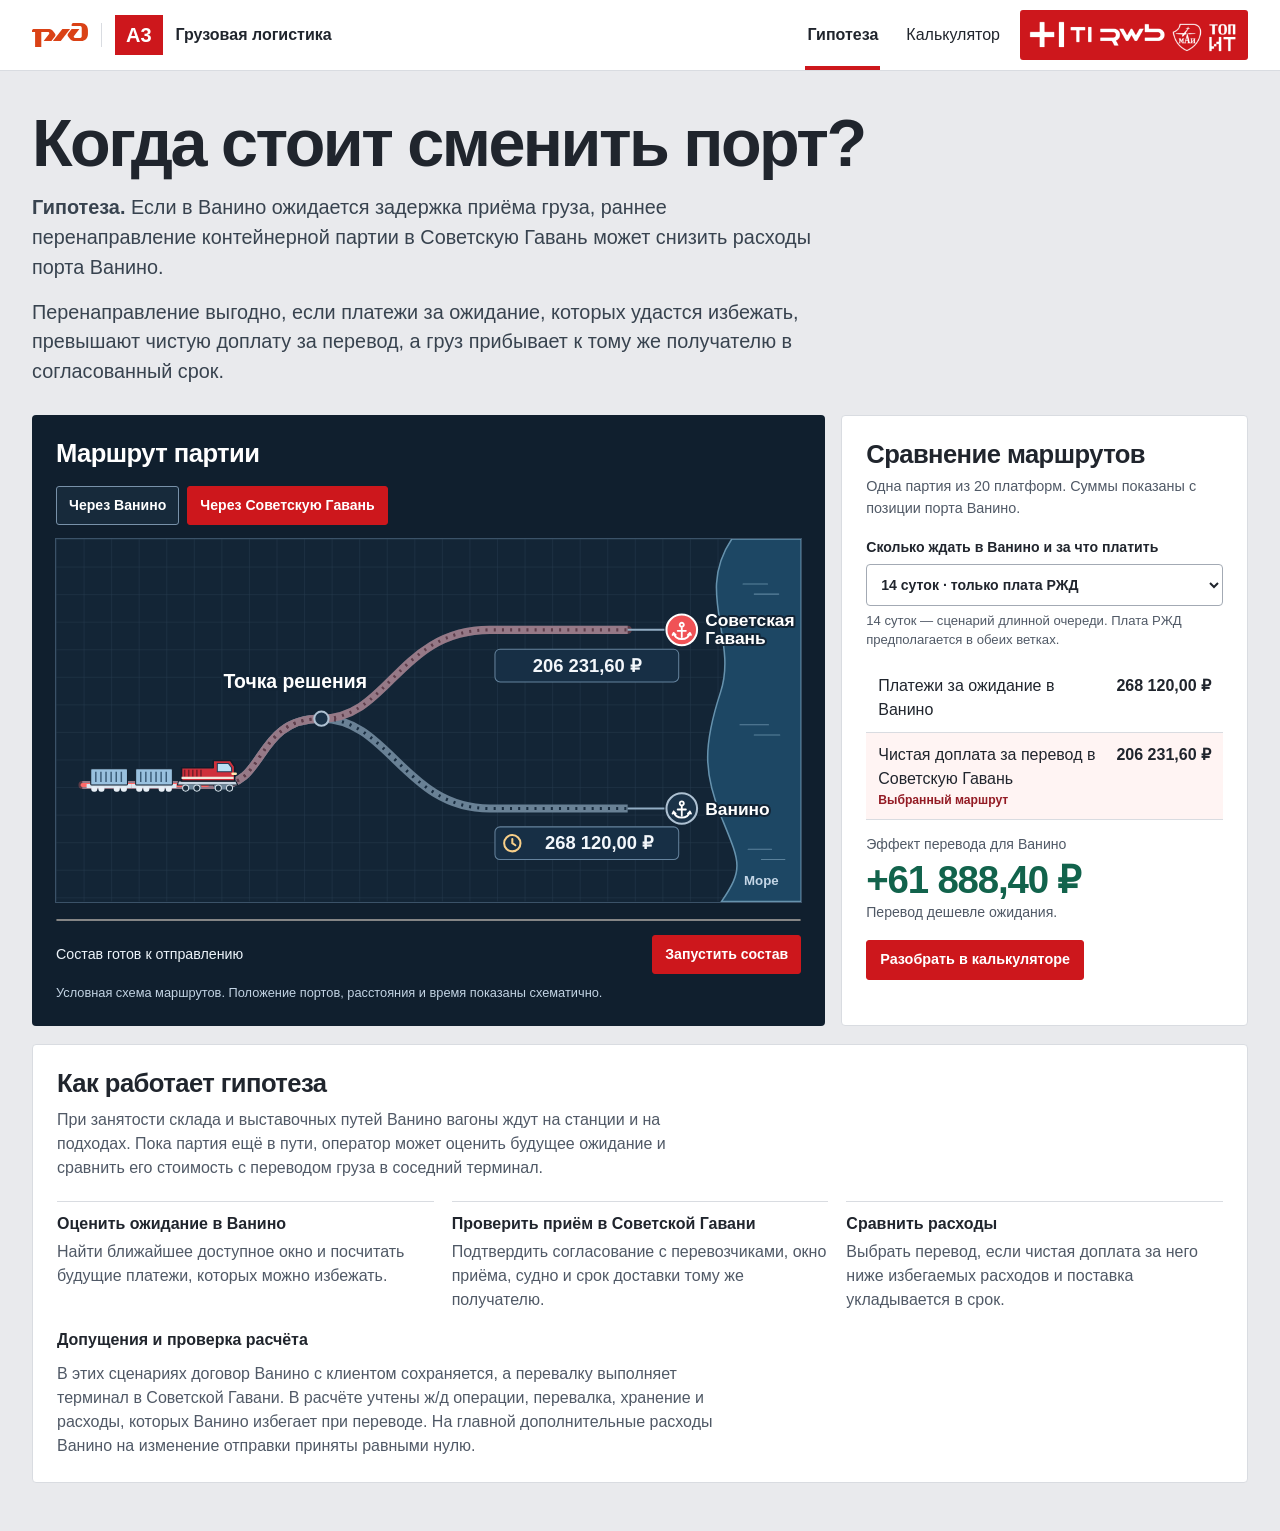
<file: demo/vanino-dashboard.html>
<!doctype html>
<html lang="ru">
<head>
<meta charset="utf-8">
<meta name="viewport" content="width=device-width, initial-scale=1">
<title>Когда стоит сменить порт? · Кейс А3</title>
<style>
  :root { --ink:#20252d; --paper:#e9eaed; --red:#cd171c; --line:#d9dce1; --muted:#505966; --navy:#101f2e; --green:#12634c; }
  * { box-sizing:border-box; }
  [hidden] { display:none !important; }
  body { margin:0; color:var(--ink); background:var(--paper); font:16px/1.5 "Segoe UI",Arial,sans-serif; }
  button, input { font:inherit; }
  button { cursor:pointer; }
  :focus-visible { outline:3px solid #297dcc; outline-offset:4px; }
  a { color:var(--red); text-underline-offset:.2em; }
  header { position:sticky; top:0; z-index:10; background:white; border-bottom:1px solid var(--line); }
  .top, main { width:min(1280px, calc(100% - 64px)); margin:auto; }
  .top { min-height:70px; display:flex; align-items:center; justify-content:space-between; gap:18px; }
  .identity { display:flex; gap:13px; align-items:center; font-weight:750; }
  .rzd-logo { display:flex; align-items:center; padding-right:13px; border-right:1px solid var(--line); }
  .rzd-logo img { display:block; width:56px; height:auto; }
  .partners { display:flex; align-items:center; padding:5px 9px; background:var(--red); border-radius:3px; isolation:isolate; }
  .partners img { display:block; width:clamp(135px, 17vw, 210px); height:auto; filter:grayscale(1) contrast(1.2); mix-blend-mode:screen; }
  .top nav { margin-left:auto; }
  .badge { background:var(--red); color:white; padding:5px 11px; font-size:20px; font-weight:800; }
  nav { display:flex; gap:24px; align-self:stretch; }
  nav a { display:flex; align-items:center; padding:4px 2px 0; border-bottom:4px solid transparent; color:inherit; text-decoration:none; }
  nav a[aria-current] { border-color:var(--red); font-weight:750; }
  main { padding:38px 0 48px; }
  h1,h2,h3,p { margin:0; }
  h1 { font-size:clamp(2.35rem, 5.2vw, 4.55rem); line-height:1.04; letter-spacing:-.038em; font-weight:800; }
  h2 { font-size:clamp(1.35rem,2vw,1.85rem); line-height:1.15; letter-spacing:-.022em; }
  .lead { font-size:clamp(1.03rem,1.65vw,1.24rem); max-width:72ch; margin-top:15px; color:#38434f; }
  .demo { margin-top:28px; display:grid; grid-template-columns:minmax(0, 1.95fr) minmax(0, 1fr); gap:16px; align-items:stretch; }
  .map,.results,.explain { border-radius:4px; }
  .map { background:var(--navy); color:white; padding:24px; }
  .map-foot { display:flex; align-items:center; justify-content:space-between; gap:12px; flex-wrap:wrap; }
  .caption { color:#c2d3e3; font-size:.8rem; }
  .map-controls { display:flex; flex-wrap:wrap; gap:8px; margin:18px 0 14px; }
  .map-controls button,.play { padding:8px 12px; border:1px solid #7891a9; border-radius:3px; background:#172a3b; color:white; font-size:.88rem; font-weight:650; }
  .map-controls button[aria-pressed="true"],.play { background:var(--red); border-color:var(--red); }
  .map-controls button:hover,.play:hover { border-color:white; }
  .track-map { display:block; width:100%; height:auto; outline:1px solid #3b5268; background:#132536; }
  .map-foot { margin-top:13px; }
  .status { font-size:.89rem; color:#edf4fa; }
  .playback { display:flex; gap:8px; }
  .quiet { background:transparent; border:1px solid #7891a9; }
  .timeline { width:100%; height:4px; display:block; accent-color:#fb6868; margin-top:16px; }
  .caption { margin-top:9px; }
  .rail { fill:none; stroke:#698195; stroke-width:8; }
  .ties { fill:none; stroke:#192d40; stroke-width:3; stroke-dasharray:2 6; }
  .route-glow,.route-progress { fill:none; stroke:#ff6868; stroke-width:4; stroke-linecap:round; }
  .route-glow { opacity:.30; stroke-width:8; }
  .station { fill:#1a3248; stroke:#aec1d2; stroke-width:2; }
  .station.selected { fill:#f05256; stroke:white; }
  .station.arrived { stroke-width:4; }
  .anchor-icon { fill:none; stroke:white; stroke-width:1.8; stroke-linecap:round; stroke-linejoin:round; }
  .track-label { fill:#fff; font-size:19px; font-weight:750; paint-order:stroke; stroke:#132536; stroke-width:5; stroke-linejoin:round; }
  .port-label { fill:#fff; font-size:17px; font-weight:750; paint-order:stroke; stroke:#132536; stroke-width:4; stroke-linejoin:round; }
  .sub-label { fill:#c4d6e6; font-size:13px; font-weight:650; }
  .route-price { transition:opacity 180ms ease-out; }
  .route-price.omitted { opacity:0; }
  .route-price rect { fill:#172f45; stroke:#65839d; }
  .route-price text { fill:#f3f7fb; font-size:18px; font-weight:750; font-variant-numeric:tabular-nums; }
  .waiting-icon { fill:none; stroke:#f8cf88; stroke-width:2; stroke-linecap:round; }
  @media(prefers-reduced-motion:reduce) { .route-price { transition:none; } }
  .results,.explain { background:white; border:1px solid var(--line); padding:24px; }
  .results { display:flex; flex-direction:column; }
  .results p,.explain p,.calc-top p { color:var(--muted); }
  .results > p { margin-top:7px; font-size:.9rem; }
  .amount { display:block; color:var(--green); font-size:clamp(1.75rem,3vw,2.65rem); line-height:1.14; font-weight:800; letter-spacing:-.03em; font-variant-numeric:tabular-nums; }
  .comparison-scenario { display:grid; gap:5px; margin:18px 0 14px; font-size:.88rem; font-weight:650; }
  .comparison-scenario select { width:100%; min-width:0; min-height:42px; padding:7px 10px; font:inherit; color:var(--ink); background:white; border:1px solid #a3aab4; border-radius:4px; }
  .comparison-scenario small,.calc-fields small { color:var(--muted); font-size:.82rem; font-weight:400; }
  .route-comparison { margin:0; }
  .route-comparison > div { display:grid; grid-template-columns:minmax(0,1fr) auto; align-items:baseline; gap:12px; border-bottom:1px solid var(--line); padding:10px 12px; }
  .route-comparison dd { margin:0; font-weight:750; font-variant-numeric:tabular-nums; white-space:nowrap; }
  .route-comparison [aria-current="true"] { background:#fff4f3; }
  .route-comparison .route-current { display:none; color:#931b24; font-size:.76rem; font-weight:650; }
  .route-comparison [aria-current="true"] .route-current { display:block; }
  .comparison-effect { margin-top:14px; font-size:.88rem; }
  .comparison-effect .amount { margin-top:3px; color:var(--ink); }
  .comparison-effect .gain { color:var(--green); }
  .comparison-effect .loss { color:#a61820; }
  .results > .cta { align-self:flex-start; margin-top:17px; }
  .cta { display:inline-block; background:var(--red); color:white; padding:8px 13px; border:1px solid var(--red); border-radius:3px; text-decoration:none; font-weight:700; font-size:.9rem; }
  .cta:hover,.play:not(.quiet):hover { background:#a91317; }
  .explain { margin-top:18px; }
  .explain p { max-width:76ch; margin-top:10px; }
  .assumptions { margin-top:16px; }
  .assumptions h3 { font-size:1rem; }
  .decision { display:grid; grid-template-columns:repeat(3,1fr); margin:21px 0 14px; gap:18px; padding:0; list-style:none; }
  .decision li { border-top:1px solid var(--line); padding-top:10px; }
  .decision p { margin-top:4px; }
  details { margin-top:16px; }
  summary { cursor:pointer; font-weight:700; }
  .calc-top { margin-bottom:16px; }
  .calc-top p { margin-top:10px; }
  .calc-grid { display:grid; grid-template-columns:minmax(0,1.15fr) minmax(0,1fr); gap:16px; align-items:start; }
  .calc-panel { background:white; border:1px solid var(--line); border-radius:4px; padding:24px; }
  .calc-panel h2 { margin-bottom:16px; }
  .calc-fields { display:grid; grid-template-columns:repeat(2,minmax(0,1fr)); gap:16px; }
  .calc-fields label,.preset-field { display:grid; align-content:start; gap:5px; font-size:.88rem; font-weight:650; }
  .calc-fields small { display:block; margin-top:5px; }
  .calc-panel input,.calc-panel select { font:inherit; font-weight:500; color:var(--ink); width:100%; min-height:44px; padding:8px 10px; background:white; border:1px solid #a3aab4; border-radius:4px; }
  .preset-field { padding-bottom:17px; margin-bottom:17px; border-bottom:1px solid var(--line); }
  .calc-panel details { padding-top:12px; border-top:1px solid var(--line); }
  .calc-panel details .calc-fields { margin-top:14px; }
  .calc-verdict { color:var(--muted); font-size:.93rem; }
  .calc-amount { margin:4px 0 15px; font-size:clamp(2rem,4vw,3.2rem); }
  .calc-amount.loss { color:#a61820; }
  .calc-amount.even { color:var(--ink); }
  .costs { margin:0; }
  .costs > div { display:grid; grid-template-columns:minmax(0,1fr) auto; align-items:baseline; column-gap:14px; padding:10px 0; border-top:1px solid var(--line); }
  .costs dd { margin:0; font-weight:700; text-align:right; white-space:nowrap; }
  .cost-bar { position:relative; grid-column:1/-1; margin-top:7px; height:6px; background:#eef0f3; border-radius:2px; }
  .cost-bar::after { position:absolute; content:""; top:-2px; bottom:-2px; left:var(--zero,0%); border-left:1px solid #727b85; }
  .cost-bar span { position:absolute; top:0; bottom:0; border-radius:2px; background:#315c83; }
  .cost-bar.transfer span { background:var(--red); }
  .chart-panel { grid-column:1/-1; }
  .chart-panel h2 { margin-bottom:6px; }
  .chart-panel figure { margin:14px 0 0; }
  .chart-legend { display:flex; flex-wrap:wrap; gap:7px 18px; color:var(--muted); font-size:.88rem; }
  .chart-key { display:inline-flex; align-items:center; gap:7px; }
  .chart-key::before { content:""; width:19px; border-top:3px solid #315c83; }
  .chart-key.transfer::before { border-color:var(--red); }
  .chart-key.current::before { border-top:2px dashed #687380; }
  .chart-key.threshold::before { width:8px; height:8px; border:2px solid var(--green); border-radius:50%; }
  .cost-chart { display:block; width:100%; max-width:900px; margin:10px auto 0; }
  .cost-chart text { fill:var(--muted); font-size:13px; }
  .cost-chart .gridline { stroke:#d9dce1; }
  .cost-chart .waiting-line { fill:none; stroke:#315c83; stroke-width:2.5; }
  .cost-chart .transfer-line { stroke:var(--red); stroke-width:2.5; }
  .cost-chart .current-line { stroke:#687380; stroke-width:1.5; stroke-dasharray:5 4; }
  .calc-note { margin-top:12px; color:var(--muted); font-size:.88rem; }
  .calc-error { margin-top:14px; color:#a61820; }
  .scenario-panel { grid-column:1/-1; min-width:0; }
  .scenario-panel h2 { margin-bottom:6px; }
  .scenario-scroll { overflow-x:auto; margin-top:16px; }
  .scenario-table { width:100%; min-width:570px; border-collapse:collapse; font-size:.9rem; }
  .scenario-table th,.scenario-table td { padding:12px 14px; text-align:left; border-bottom:1px solid var(--line); }
  .scenario-table thead { background:#f0f2f5; }
  .scenario-table th[scope="row"] { font-weight:650; }
  .scenario-table td { text-align:right; white-space:nowrap; font-variant-numeric:tabular-nums; }
  .scenario-table thead th:not(:first-child) { text-align:right; }
  .scenario-table tr[aria-current="true"] { background:#fff4f3; }
  .scenario-table [data-value="benefit"] { font-weight:750; }
  .scenario-table .gain { color:var(--green); }
  .scenario-table .loss { color:#a61820; }
  .current-label { display:none; margin-top:2px; color:#931b24; font-size:.78rem; font-weight:600; }
  tr[aria-current="true"] .current-label { display:block; }
  @media(max-width:940px) { .demo,.calc-grid { grid-template-columns:1fr; } .results { display:block; } }
  @media(max-width:600px) {
    .top,main { width:calc(100% - 28px); }
    .top { flex-wrap:wrap; gap:0; padding-top:10px; }
    nav { min-height:44px; width:100%; order:3; }
    .identity-title { display:none; }
    .partners img { width:clamp(125px, 41vw, 175px); }
    main { padding-top:24px; }
    .map,.results,.explain,.calc-panel { padding:15px; }
    .calc-fields { grid-template-columns:1fr; gap:12px; }
    .decision { grid-template-columns:1fr; gap:10px; }
    .track-label { font-size:22px; }
    .route-price text { font-size:22px; }
    .sub-label { font-size:17px; }
  }
</style>
</head>
<body>
<header>
  <div class="top">
    <div class="identity"><span class="rzd-logo"><img src="[data-uri]" alt="РЖД" width="56" height="26"></span><span class="badge">А3</span><span class="identity-title">Грузовая логистика</span></div>
    <nav aria-label="Разделы">
      <a id="hypothesisLink" href="#hypothesis" aria-current="page">Гипотеза</a>
      <a id="calculatorLink" href="#calculator">Калькулятор</a>
    </nav>
    <div class="partners"><img src="[data-uri]" alt="Логотипы партнёров кейса" width="626" height="119"></div>
  </div>
</header>
<main>
  <div id="hypothesisPage">
    <h1>Когда стоит сменить порт?</h1>
    <p class="lead"><strong>Гипотеза.</strong> Если в Ванино ожидается задержка приёма груза, раннее перенаправление контейнерной партии в Советскую Гавань может снизить расходы порта Ванино.</p>
    <p class="lead">Перенаправление выгодно, если платежи за ожидание, которых удастся избежать, превышают чистую доплату за перевод, а груз прибывает к тому же получателю в согласованный срок.</p>
    <div class="demo">
      <section class="map" aria-labelledby="mapTitle">
        <h2 id="mapTitle">Маршрут партии</h2>
        <div class="map-controls" role="group" aria-label="Терминал назначения">
          <button type="button" data-route="vanino" aria-pressed="false">Через Ванино</button>
          <button type="button" data-route="sovgavan" aria-pressed="true">Через Советскую Гавань</button>
        </div>
        <svg class="track-map" viewBox="0 0 730 355" role="img" aria-labelledby="svgTitle svgDescription">
          <title id="svgTitle">Два варианта движения контейнерного состава</title>
          <desc id="svgDescription">Оба маршрута идут по суше к портам на берегу. Верхняя ветка ведёт в Советскую Гавань, нижняя — в Ванино.</desc>
          <defs>
            <pattern id="grid" width="27" height="27" patternUnits="userSpaceOnUse"><path d="M27 0H0V27" fill="none" stroke="#7295b4" opacity=".18"/></pattern>
            <path id="toVanino" d="M26 241 H160 C206 241 195 176 260 176 C326 176 342 264 425 264 H560"/>
            <path id="toSovgavan" d="M26 241 H160 C206 241 195 176 260 176 C326 176 336 89 425 89 H560"/>
            <path id="anchor" class="anchor-icon" d="M0-3V7M-4 1H4M-8 3C-7 7-4 9 0 9S7 7 8 3M-9 5L-8 3-6 5M9 5L8 3 6 5 M2-5A2 2 0 1 1-2-5 2 2 0 0 1 2-5Z"/>
            <g id="flatcar">
              <path d="M-22 1H22" stroke="#dbe7f1" stroke-width="4"/>
              <path d="M-15 4H-7M7 4H15" stroke="#e8eff6" stroke-width="5" stroke-linecap="round" stroke-dasharray="1 6"/>
            </g>
            <g id="container">
              <rect x="-18" y="-16" width="36" height="16" rx="1" fill="#99c1df" stroke="#101f2e"/>
              <path d="M-13-13V-3M-8-13V-3M-3-13V-3M2-13V-3M7-13V-3M12-13V-3" stroke="#385975" stroke-width="1.4"/>
            </g>
          </defs>
          <rect width="730" height="355" fill="url(#grid)"/>
          <path d="M662 0C626 53 668 98 651 150S634 229 652 273 674 323 652 355H730V0Z" fill="#1d4764" stroke="#6692ad" stroke-width="1.5"/>
          <path d="M673 44h24m-13 10h24M670 182h28m-14 10h25M678 304h23m-10 10h23" stroke="#84aac2" stroke-opacity=".6" stroke-linecap="round"/>
          <text x="691" y="339" class="sub-label" text-anchor="middle">Море</text>
          <use href="#toVanino" class="rail"/><use href="#toSovgavan" class="rail"/>
          <use href="#toVanino" class="ties"/><use href="#toSovgavan" class="ties"/>
          <use id="routeGlow" class="route-glow" href="#toSovgavan"/>
          <path id="routeProgress" class="route-progress"/>
          <circle cx="260" cy="176" r="7" class="station"/>
          <path d="M560 89h36m-36 175h36" stroke="#92adc4" stroke-width="2"/>
          <circle id="sovgavanStation" cx="613" cy="89" r="15" class="station selected"/>
          <circle id="vaninoStation" cx="613" cy="264" r="15" class="station"/>
          <use href="#anchor" x="613" y="89"/><use href="#anchor" x="613" y="264"/>
          <text x="164" y="146" class="track-label">Точка решения</text>
          <text x="636" y="85" class="port-label">Советская <tspan x="636" dy="18">Гавань</tspan></text>
          <text x="636" y="270" class="port-label">Ванино</text>
          <g id="mapPrices">
            <g class="route-price" data-price-route="sovgavan" transform="translate(430 108)">
              <rect width="180" height="32" rx="5"/>
              <text x="90" y="22" text-anchor="middle" data-value="divert"></text>
            </g>
            <g class="route-price" data-price-route="vanino" transform="translate(430 282)">
              <rect width="180" height="32" rx="5"/>
              <g class="waiting-icon" transform="translate(17 16)">
                <title>Ожидание</title>
                <circle r="8"/><path d="M0-4V0L3 2"/>
              </g>
              <text x="102" y="22" text-anchor="middle" data-value="stay"></text>
            </g>
          </g>
          <g id="crane" aria-hidden="true" hidden>
            <path d="M456 6V-49H618V-20M456-41H618M581-22H618" fill="none" stroke="#e3ad57" stroke-width="3"/>
            <path id="hoist" fill="none" stroke="#ffdb97" stroke-width="1.5"/>
          </g>
          <g id="train" aria-hidden="true">
            <path d="M-28-4H28L30 0H-29Z" fill="#c8d5e1" stroke="#101d2b"/>
            <path d="M-25-4V-17H6V-24H23L27-18V-4Z" fill="#cf303b" stroke="#101d2b" stroke-width="1.5" stroke-linejoin="round"/>
            <path d="M10-21H21L24-17V-13H10Z" fill="#b9e0f3" stroke="#213e57"/>
            <path d="M-22-15V-8m4-7v7m4-7v7m4-7v7m4-7v7" stroke="#77202b" stroke-width="1.5"/>
            <path d="M-25-7H26" stroke="#f1e9dc" stroke-width="2"/>
            <path d="M25-11h3" stroke="#ffeab4" stroke-width="2.5" stroke-linecap="round"/>
            <path d="M-22 2H-8M9 2H23" stroke="#6f879a" stroke-width="5" stroke-linecap="round"/>
            <g fill="#1b2e3e" stroke="#d7e3eb"><circle cx="-21" cy="3" r="3"/><circle cx="-10" cy="3" r="3"/><circle cx="11" cy="3" r="3"/><circle cx="22" cy="3" r="3"/></g>
          </g>
          <g id="car1" aria-hidden="true"><use href="#flatcar"/><use href="#container" data-cargo/></g>
          <g id="car2" aria-hidden="true"><use href="#flatcar"/><use href="#container" data-cargo/></g>
        </svg>
        <progress class="timeline" id="timeline" max="1" value="0" aria-label="Ход поездки"></progress>
        <div class="map-foot">
          <p id="status" class="status" role="status">Состав готов к отправлению</p>
          <div class="playback">
            <button id="restart" type="button" class="play quiet" hidden>С начала</button>
            <button id="play" type="button" class="play">Запустить состав</button>
          </div>
        </div>
        <p class="caption">Условная схема маршрутов. Положение портов, расстояния и время показаны схематично.</p>
      </section>
      <section class="results" aria-labelledby="comparisonTitle">
        <h2 id="comparisonTitle">Сравнение маршрутов</h2>
        <p>Одна партия из 20 платформ. Суммы показаны с позиции порта Ванино.</p>
        <div class="comparison-scenario">
          <label for="comparisonScenario">Сколько ждать в Ванино и за что платить</label>
          <select id="comparisonScenario" aria-describedby="comparisonTerms"></select>
          <small id="comparisonTerms" hidden></small>
        </div>
        <div id="routeComparison" aria-live="polite">
          <dl class="route-comparison">
            <div data-route-cost="vanino">
              <dt>Платежи за ожидание в Ванино<span class="route-current">Выбранный маршрут</span></dt>
              <dd data-value="stay"></dd>
            </div>
            <div data-route-cost="sovgavan" aria-current="true">
              <dt>Чистая доплата за перевод в Советскую Гавань<span class="route-current">Выбранный маршрут</span></dt>
              <dd data-value="divert"></dd>
            </div>
          </dl>
          <div class="comparison-effect">
            <p>Эффект перевода для Ванино</p>
            <strong class="amount" data-value="benefit"></strong>
            <p id="comparisonVerdict"></p>
          </div>
        </div>
        <a class="cta" id="openComparison" href="#calculator">Разобрать в калькуляторе</a>
      </section>
    </div>
    <section class="explain" aria-labelledby="hypothesisTitle">
      <h2 id="hypothesisTitle">Как работает гипотеза</h2>
      <p>При занятости склада и выставочных путей Ванино вагоны ждут на станции и на подходах. Пока партия ещё в пути, оператор может оценить будущее ожидание и сравнить его стоимость с переводом груза в соседний терминал.</p>
      <ol class="decision">
        <li><strong>Оценить ожидание в Ванино</strong><p>Найти ближайшее доступное окно и посчитать будущие платежи, которых можно избежать.</p></li>
        <li><strong>Проверить приём в Советской Гавани</strong><p>Подтвердить согласование с перевозчиками, окно приёма, судно и срок доставки тому же получателю.</p></li>
        <li><strong>Сравнить расходы</strong><p>Выбрать перевод, если чистая доплата за него ниже избегаемых расходов и поставка укладывается в срок.</p></li>
      </ol>
      <section class="assumptions" aria-labelledby="assumptionsTitle">
        <h3 id="assumptionsTitle">Допущения и проверка расчёта</h3>
        <p>В этих сценариях договор Ванино с клиентом сохраняется, а перевалку выполняет терминал в Советской Гавани. В расчёте учтены ж/д операции, перевалка, хранение и расходы, которых Ванино избегает при переводе. На главной дополнительные расходы Ванино на изменение отправки приняты равными нулю.</p>
      </section>
    </section>
  </div>
  <section id="calculatorPage" hidden>
    <div class="calc-top">
      <h1>Калькулятор</h1>
      <p>Сценарный расчёт для порта Ванино по ставкам на ноябрь 2026 года. Каждая платформа везёт один гружёный экспортный 40-футовый контейнер. Суммы без возмещаемого НДС.</p>
    </div>
    <div class="calc-grid">
      <form id="calcForm" class="calc-panel" novalidate>
        <h2>Параметры партии</h2>
        <label class="preset-field">Готовый сценарий
          <select id="scenario">
            <option value="custom">Свои параметры</option>
          </select>
        </label>
        <div class="calc-fields">
          <label>Число платформ<input name="n" type="number" min="1" max="60" step="1" required></label>
          <label>Осталось ждать, суток<input name="wait" type="number" min="0" max="180" step="0.25"></label>
          <label>Договорная доплата Ванино, ₽/платформа в сутки<input name="extra" type="number" min="0" max="100000" step="any"></label>
          <div>
            <label>Дополнительные расходы Ванино при перенаправлении партии в Советскую Гавань, ₽ за партию<input name="sea" type="number" min="0" max="100000000" step="any" aria-describedby="transferExpenseHint"></label>
            <small id="transferExpenseHint">Например, отмена прежнего бронирования или дополнительный заход судна.</small>
          </div>
        </div>
        <details id="costSettings">
          <summary>Уточнить тарифы и расходы</summary>
          <div class="calc-fields">
            <label>Плата РЖД при ожидании в Ванино
              <select name="chargeRzdStay"><option value="1">Начисляется</option><option value="0">Не начисляется</option></select>
            </label>
            <label>Плата РЖД при переводе
              <select name="chargeRzdDivert"><option value="1">Начисляется</option><option value="0">Не начисляется</option></select>
            </label>
            <label>Перевалка в Советской Гавани, ₽/контейнер<input name="altRate" type="number" min="0" max="10000000" step="any"></label>
            <label>Избегаемая себестоимость, % от тарифа Ванино<input name="share" type="number" min="0" max="100" step="any"></label>
            <label>Хранение, ₽/контейнер в сутки<input name="storageRate" type="number" min="0" max="1000000" step="any"></label>
            <label>Сколько уже ждали, суток<input name="elapsed" type="number" min="0" max="180" step="0.25"></label>
            <label>Ж/д перевод, ₽/платформа<input name="earlyMove" type="number" min="0" max="1000000" step="any"></label>
            <label>Хранение в Советской Гавани, суток<input name="storageDays" type="number" min="0" max="180" step="0.25"></label>
          </div>
        </details>
        <p id="calcError" class="calc-error" role="status" hidden></p>
      </form>
      <section class="calc-panel" aria-labelledby="effectTitle">
        <h2 id="effectTitle">Эффект для Ванино</h2>
        <div id="calcOutput" aria-live="polite">
          <p id="calcVerdict" class="calc-verdict"></p>
          <output id="calcAmount" class="amount calc-amount"></output>
          <dl class="costs">
            <div><dt>Платежи за ожидание</dt><dd id="stayCost"></dd><div class="cost-bar" aria-hidden="true"><span id="stayBar"></span></div></div>
            <div><dt>Чистая доплата за перевод</dt><dd id="transferCost"></dd><div class="cost-bar transfer" aria-hidden="true"><span id="transferBar"></span></div></div>
            <div><dt>Первый выгодный срок на сетке в 1 час</dt><dd id="breakEven"></dd></div>
          </dl>
        </div>
        <p class="calc-note">Чистая доплата учитывает расходы на перевод и вычитает затраты, которых Ванино избегает.</p>
      </section>
      <section class="calc-panel chart-panel" id="chartPanel" aria-labelledby="chartTitle">
        <h2 id="chartTitle">Когда перевод становится выгоднее</h2>
        <p class="calc-verdict" id="chartSummary"></p>
        <figure>
          <figcaption class="chart-legend">
            <span class="chart-key">Ожидание в Ванино</span>
            <span class="chart-key transfer">Перевод в Советскую Гавань</span>
            <span class="chart-key current">Выбранный срок</span>
            <span class="chart-key threshold" id="thresholdKey">Порог по расчёту</span>
          </figcaption>
          <svg id="costChart" class="cost-chart" role="img" aria-labelledby="chartTitle chartSummary"></svg>
        </figure>
      </section>
      <section class="calc-panel scenario-panel" aria-labelledby="scenarioTableTitle">
        <h2 id="scenarioTableTitle">Сравнение сценариев перевода</h2>
        <p class="calc-verdict">Готовые сценарии рассчитаны для 20 платформ. Плюс в последнем столбце означает экономию при переводе, минус показывает, на сколько перевод дороже ожидания.</p>
        <div class="scenario-scroll" role="region" aria-label="Таблица сравнения расходов" tabindex="0">
          <table class="scenario-table" aria-labelledby="scenarioTableTitle">
            <thead><tr><th scope="col">Сценарий</th><th scope="col">Платежи за ожидание в Ванино</th><th scope="col">Чистая доплата за перевод</th><th scope="col">Эффект перевода</th></tr></thead>
            <tbody id="scenarioRows">
              <tr id="customScenarioRow" aria-current="true" hidden><th scope="row">Свои параметры<span class="current-label" id="customScenarioDetails"></span></th><td data-value="stay"></td><td data-value="divert"></td><td data-value="benefit"></td></tr>
            </tbody>
          </table>
        </div>
      </section>
    </div>
  </section>
</main>
<script>
// Calculation and inputs from the audited START_HERE.html (9 November 2026).
const VaninoModel = (() => {
  const P = {
    "cargo": [
      {
        "id": "C40",
        "name": "Контейнер 0,012192 км (12,192 м), экспорт",
        "quantity_per_wagon": 1,
        "quantity_unit": "контейнер",
        "net_t_per_wagon": 20,
        "rzd_kind": "container40",
        "rzd_items_per_wagon": 1,
        "vanino_tariff": 29467.84,
        "alt_floor": 14000,
        "alt_floor_status": "B01 published FROM price, scope not confirmed",
        "supported_class": 1,
        "extra_road_lift_per_unit": 2000,
        "storage_per_unit_day": 500,
        "wagon_contract_per_day": 1500,
        "external_length_m": 12.192,
        "external_length_km": 0.012192,
        "dimension_source": "U01: typical standard external length, not transport distance"
      },
      {
        "id": "C20",
        "name": "Контейнер 0,006058 км (6,058 м), экспорт",
        "quantity_per_wagon": 2,
        "quantity_unit": "контейнер",
        "net_t_per_wagon": 40,
        "rzd_kind": "container20",
        "rzd_items_per_wagon": 2,
        "vanino_tariff": 24850.92,
        "alt_floor": 14000,
        "alt_floor_status": "B01 published FROM price, scope not confirmed",
        "supported_class": 1,
        "extra_road_lift_per_unit": 2000,
        "storage_per_unit_day": 300,
        "wagon_contract_per_day": 1500,
        "external_length_m": 6.058,
        "external_length_km": 0.006058,
        "dimension_source": "U01: typical standard external length, not transport distance"
      },
      {
        "id": "BAG",
        "name": "Сухой неопасный груз в биг-бэгах",
        "quantity_per_wagon": 60,
        "quantity_unit": "тонна",
        "net_t_per_wagon": 60,
        "rzd_kind": "short_wagon",
        "rzd_items_per_wagon": 1,
        "vanino_tariff": 1652,
        "alt_floor": 1175,
        "alt_floor_status": "B01 published FROM price, scope not confirmed",
        "supported_class": 1,
        "extra_road_lift_per_unit": 200,
        "storage_per_unit_day": 15,
        "wagon_contract_per_day": 1500
      },
      {
        "id": "MET",
        "name": "Чёрные металлы: прокат, арматура",
        "quantity_per_wagon": 68,
        "quantity_unit": "тонна",
        "net_t_per_wagon": 68,
        "rzd_kind": "short_wagon",
        "rzd_items_per_wagon": 1,
        "vanino_tariff": 1301.24,
        "alt_floor": 1400,
        "alt_floor_status": "A: alternative terminal tariff not published; indicative cost range only",
        "supported_class": 1,
        "extra_road_lift_per_unit": 250,
        "storage_per_unit_day": 15,
        "wagon_contract_per_day": 1500
      },
      {
        "id": "TIM",
        "name": "Лес круглый, из спецплатформ",
        "quantity_per_wagon": 80,
        "quantity_unit": "м3",
        "net_t_per_wagon": 45,
        "rzd_kind": "long_wagon",
        "rzd_items_per_wagon": 1,
        "vanino_tariff": 1177.15,
        "alt_floor": 1200,
        "alt_floor_status": "A: alternative operator/tariff require confirmation; illustrative",
        "supported_class": 0,
        "extra_road_lift_per_unit": 200,
        "storage_per_unit_day": 10,
        "wagon_contract_per_day": 1500
      },
      {
        "id": "COAL",
        "name": "Уголь навалом",
        "quantity_per_wagon": 70,
        "quantity_unit": "тонна",
        "net_t_per_wagon": 70,
        "rzd_kind": "short_wagon",
        "rzd_items_per_wagon": 1,
        "vanino_tariff": 1500,
        "alt_floor": 1000,
        "alt_floor_status": "A: coal-compatible alternative terminal NOT established; illustrative economics only",
        "supported_class": 0,
        "extra_road_lift_per_unit": 200,
        "storage_per_unit_day": 10,
        "wagon_contract_per_day": 1500
      }
    ],
    "routes": [
      {
        "id": "EARLY_RAIL",
        "name": "Ж/д: выбор до подхода к Ванино",
        "mode": "rail",
        "move_per_wagon": 5000,
        "fixed_batch": 20000,
        "release_setup_days": 0.5,
        "capacity_wagons_day": 40,
        "alt_storage_days": 2,
        "return_days": 0.5,
        "needs_free_unload_front": 0
      },
      {
        "id": "LATE_RAIL",
        "name": "Ж/д: переадресовка после задержки",
        "mode": "rail",
        "move_per_wagon": 10000,
        "fixed_batch": 40000,
        "release_setup_days": 1.5,
        "capacity_wagons_day": 20,
        "alt_storage_days": 2,
        "return_days": 0.5,
        "needs_free_unload_front": 0
      },
      {
        "id": "ROAD",
        "name": "Авто: перегрузка и вывоз в Совгавань",
        "mode": "road",
        "move_per_wagon": 0,
        "fixed_batch": 20000,
        "release_setup_days": 0.5,
        "capacity_wagons_day": 0,
        "alt_storage_days": 2,
        "return_days": 0.25,
        "needs_free_unload_front": 1
      }
    ],
    "rzd_base": {
      "1": {
        "short_wagon": [
          8.79,
          13.25
        ],
        "medium_wagon": [
          14.51,
          18.97
        ],
        "long_wagon": [
          16.85,
          21.31
        ],
        "container20": [
          4.84,
          9.3
        ],
        "container40": [
          9.67,
          14.13
        ]
      },
      "2": {
        "short_wagon": [
          10.29,
          14.75
        ],
        "medium_wagon": [
          17.0,
          21.46
        ],
        "long_wagon": [
          19.74,
          24.2
        ],
        "container20": [
          5.67,
          10.13
        ],
        "container40": [
          11.33,
          15.79
        ]
      }
    },
    "rzd_index": 2.663,
    "security_surcharge": 1.01,
    "container_truck_minimum": 15000,
    "container_truck_km": 100,
    "truck_payload_t": 20,
    "truck_speed_kmh": 40,
    "truck_service_hours": 2,
    "truck_minimum_hours": 4,
    "truck_hourly_regional_proxy": 1900,
    "truck_regional_factor": 1.25
  };
  const defaults={cargo:'C40',route:'EARLY_RAIL',n:20,wait:4,extra:0,sea:0,retain:1,share:50,mult:1.25,round:0,cap:null,elapsed:0,table:2,km:40,tripsDay:8,earlyMove:5000,lateMove:10000,earlyCapacity:40,lateCapacity:20,storageDays:2,seaDays:0};

  function roundRub(x){return Math.floor(x+0.5+1e-9);}
  function chargedHours(h){h=Math.max(0,h);const w=Math.floor(h+1e-10);return w+(h-w>=.25-1e-9?1:0);}
  function rzd(days,kind,table,p=P){const h=chargedHours(Math.max(0,days*24-(table===1?2:0))),rates=p.rzd_base[String(table)][kind];return roundRub((Math.min(h,72)*rates[0]+Math.max(0,h-72)*rates[1])*p.rzd_index*p.security_surcharge);}
  function contract(days,s){let d=Math.max(0,days);if(s.round)d=Math.ceil(d-1e-9);if(s.cap!==null)d=Math.min(d,s.cap);return d*s.extra;}
  function incrementalRzd(c, days, state) {
    return c.rzd_items_per_wagon * (rzd(state.elapsed + days, c.rzd_kind, state.table) - rzd(state.elapsed, c.rzd_kind, state.table));
  }
  function penalty(c, n, days, state) {
    const rail = state.chargeRzdStay === 0 ? 0 : incrementalRzd(c, days, state);
    return n * (rail + contract(state.elapsed + days, state) - contract(state.elapsed, state));
  }
  function routeFor(id,s){const r={...P.routes.find(x=>x.id===id)};r.alt_storage_days=s.storageDays;if(id==='EARLY_RAIL'){r.move_per_wagon=s.earlyMove;r.capacity_wagons_day=s.earlyCapacity;}if(id==='LATE_RAIL'){r.move_per_wagon=s.lateMove;r.capacity_wagons_day=s.lateCapacity;}return r;}
  function calc(s){
   const c=P.cargo.find(x=>x.id===s.cargo),r=routeFor(s.route,s),q=s.n*c.quantity_per_wagon;
   const revenue=q*c.vanino_tariff,avoidable=revenue*s.share/100;
   const alt=q*(s.altRate??c.alt_floor*s.mult),storage=q*(s.storageRate??c.storage_per_unit_day)*r.alt_storage_days;
   let move,trips=0,release=[];
   if(r.mode==='rail'){move=s.n*r.move_per_wagon+r.fixed_batch;release=Array.from({length:s.n},(_,i)=>r.release_setup_days+i/r.capacity_wagons_day);}
   else{let perTrip;if(c.quantity_unit==='контейнер'){trips=q;perTrip=Math.max(P.container_truck_minimum,2*s.km*P.container_truck_km);}else{trips=s.n*Math.ceil(c.net_t_per_wagon/P.truck_payload_t);perTrip=Math.max(P.truck_minimum_hours,2*s.km/P.truck_speed_kmh+P.truck_service_hours)*P.truck_hourly_regional_proxy*P.truck_regional_factor;}
   move=trips*perTrip+r.fixed_batch+q*c.extra_road_lift_per_unit;release=Array.from({length:s.n},(_,i)=>r.release_setup_days+(i+1)*(trips/s.n)/s.tripsDay);}
   const residualRzd=s.chargeRzdDivert===0 ? 0 : release.reduce((sum,t)=>sum+incrementalRzd(c,t,s),0);
   const residualContract=release.reduce((sum,t)=>sum+contract(s.elapsed+t+r.return_days,s)-contract(s.elapsed,s),0);
   const residual=residualRzd+residualContract,stay=penalty(c,s.n,s.wait,s);
   const structural=move+s.retain*(alt+storage)-avoidable+(1-s.retain)*revenue+s.sea;
   const divert=structural+residual,benefit=stay-divert,cash=move+s.retain*(alt+storage)+residual+s.sea;
   return {cargo_id:c.id,route_id:r.id,quantity:q,revenue,avoidable,alt,storage,move,residualRzd,residualContract,residual,stay,structural,divert,benefit,cash,trips,releaseMax:Math.max(...release),supported:c.supported_class,timeDelta:Math.max(...release)+s.storageDays+s.seaDays-s.wait-2};
  }
  function threshold(s){if(calc({...s,wait:0}).benefit>0)return 0;if(calc({...s,wait:180}).benefit<=0)return null;let lo=0,hi=4320;while(lo<hi){const m=Math.floor((lo+hi)/2);if(calc({...s,wait:m/24}).benefit>0)hi=m;else lo=m+1;}return lo/24;}

  function waitingCost(state, days) {
    const cargo = P.cargo.find(item => item.id === state.cargo);
    return penalty(cargo, state.n, days, state);
  }

  return { calc, threshold, waitingCost, defaults, cargo: P.cargo };
})();

</script>
<script>
  const presets = {
    day: { label: '1 сутки · только плата РЖД', inputs: { wait: 1 } },
    short: { label: '4 суток · только плата РЖД', inputs: { wait: 4 } },
    week: { label: '7 суток · только плата РЖД', inputs: { wait: 7 } },
    ten: { label: '10 суток · только плата РЖД', inputs: { wait: 10 } },
    eleven: { label: '11 суток · только плата РЖД', inputs: { wait: 11 } },
    long: { label: '14 суток · только плата РЖД', inputs: { wait: 14 } },
    twenty: { label: '20 суток · только плата РЖД', inputs: { wait: 20 } },
    privateLow: { label: '4 суток · РЖД + 2 000 ₽ за платформу в сутки, по времени', inputs: { wait: 4, extra: 2000 } },
    privateMid: { label: '4 суток · РЖД + 3 000 ₽ за платформу в сутки, по времени', inputs: { wait: 4, extra: 3000 } },
    private: { label: '4 суток · РЖД + 4 000 ₽ за платформу в сутки, по времени', inputs: { wait: 4, extra: 4000 } },
    sea: { label: '14 суток · плата РЖД за ожидание · 100 000 ₽ дополнительных расходов при переводе', inputs: { wait: 14, sea: 100000 } },
  };
  const exportContainer = VaninoModel.cargo.find(item => item.id === 'C40');
  const dashboardDefaults = {
    ...VaninoModel.defaults,
    altRate: exportContainer.alt_floor * VaninoModel.defaults.mult,
    storageRate: exportContainer.storage_per_unit_day,
    chargeRzdStay: 1,
    chargeRzdDivert: 1,
  };
  const rubles = new Intl.NumberFormat('ru-RU', { maximumFractionDigits: 2, style: 'currency', currency: 'RUB' });

  function signedRubles(value) {
    return (value > 0 ? '+' : '') + rubles.format(value);
  }

  function showCosts(container, result) {
    for (const field of container.querySelectorAll('[data-value]')) {
      const key = field.dataset.value;
      const value = result[key];
      field.textContent = key === 'benefit' ? signedRubles(value) : rubles.format(value);
      if (key === 'benefit') {
        field.classList.toggle('gain', value > 0);
        field.classList.toggle('loss', value < 0);
      }
    }
  }

  const comparisonScenario = document.querySelector('#comparisonScenario');
  const comparisonTerms = document.querySelector('#comparisonTerms');
  const routeComparison = document.querySelector('#routeComparison');
  const mapPrices = document.querySelector('#mapPrices');
  const comparisonVerdict = document.querySelector('#comparisonVerdict');
  const calculatorScenario = document.querySelector('#scenario');
  const customRow = document.querySelector('#customScenarioRow');
  const scenarioRows = document.querySelector('#scenarioRows');
  const examples = {};
  for (const [key, { label, inputs }] of Object.entries(presets)) {
    const result = VaninoModel.calc({ ...dashboardDefaults, ...inputs });
    examples[key] = result;
    calculatorScenario.add(new Option(label, key), calculatorScenario.options.length - 1);
    const row = scenarioRows.insertRow(customRow.sectionRowIndex);
    row.dataset.example = key;
    const title = document.createElement('th');
    title.scope = 'row';
    title.textContent = label;
    const selected = document.createElement('span');
    selected.className = 'current-label';
    selected.textContent = 'Выбранный сценарий';
    title.append(selected);
    row.append(title);
    for (const field of ['stay', 'divert', 'benefit']) row.insertCell().dataset.value = field;
    showCosts(row, result);
  }
  const comparisonOptions = {
    long: { label: presets.long.label, terms: '14 суток — сценарий длинной очереди. Плата РЖД предполагается в обеих ветках.' },
    private: { label: '4 суток · РЖД + плата по договору', terms: 'Допущение для примера — 4 000 ₽ за платформу в сутки, пропорционально времени.' },
    short: { label: presets.short.label },
  };
  for (const [key, { label }] of Object.entries(comparisonOptions)) {
    comparisonScenario.add(new Option(label, key));
  }

  function refreshComparison() {
    const key = comparisonScenario.value;
    const { terms } = comparisonOptions[key];
    const result = examples[key];
    comparisonTerms.hidden = !terms;
    comparisonTerms.textContent = terms ?? '';
    showCosts(routeComparison, result);
    showCosts(mapPrices, result);
    comparisonVerdict.textContent = result.benefit > 0 ? 'Перевод дешевле ожидания.' :
      result.benefit < 0 ? 'Ожидание дешевле перевода.' : 'Затраты равны.';
  }
  comparisonScenario.addEventListener('change', refreshComparison);
  refreshComparison();

  const routes = {
    vanino: { path: document.querySelector('#toVanino'), station: document.querySelector('#vaninoStation'), name: 'Ванино' },
    sovgavan: { path: document.querySelector('#toSovgavan'), station: document.querySelector('#sovgavanStation'), name: 'Советская Гавань', direction: 'Советскую Гавань' },
  };
  const routeButtons = document.querySelectorAll('[data-route]');
  const routeCosts = document.querySelectorAll('[data-route-cost]');
  const routeProgress = document.querySelector('#routeProgress');
  const routeGlow = document.querySelector('#routeGlow');
  const train = document.querySelector('#train');
  const cars = [document.querySelector('#car1'), document.querySelector('#car2')];
  const cargo = cars.map(car => car.querySelector('[data-cargo]'));
  const crane = document.querySelector('#crane');
  const hoist = document.querySelector('#hoist');
  const priceBadges = Array.from(mapPrices.querySelectorAll('[data-price-route]'));
  const trainStart = 122;
  const travelDuration = 5800;
  const liftDuration = 850;
  const tripDuration = travelDuration + cargo.length * liftDuration;
  const timeline = document.querySelector('#timeline');
  const status = document.querySelector('#status');
  const play = document.querySelector('#play');
  const restart = document.querySelector('#restart');
  const reduceMotion = matchMedia('(prefers-reduced-motion: reduce)');
  let route = routes.sovgavan;
  let distance = 0;
  let rideTime = 0;
  let running = false;
  let animation = 0;
  let lastTime;

  function placeVehicle(vehicle, at, length) {
    const point = route.path.getPointAtLength(at);
    const before = route.path.getPointAtLength(Math.max(0, at - 1));
    const after = route.path.getPointAtLength(Math.min(length, at + 1));
    const angle = Math.atan2(after.y - before.y, after.x - before.x) * 180 / Math.PI;
    vehicle.setAttribute('transform', `translate(${point.x} ${point.y}) rotate(${angle})`);
    return point;
  }

  function renderUnloading(trainPosition, unloading) {
    const elapsed = Math.max(0, rideTime - travelDuration);
    const portDockX = 601;
    crane.toggleAttribute('hidden', !unloading);
    if (unloading) crane.setAttribute('transform', `translate(0 ${trainPosition.y})`);
    cargo.forEach((container, index) => {
      const wagonX = trainPosition.x - 52 - 44 * index;
      const progress = Math.max(0, Math.min(1, elapsed / liftDuration - index));
      const slide = Math.max(0, Math.min(1, (progress - 0.32) / 0.38));
      const lift = Math.min(1, progress / 0.32);
      const lower = Math.max(0, (progress - 0.70) / 0.30);
      const x = (portDockX - wagonX) * slide;
      const y = -30 * lift + 8 * lower;
      container.toggleAttribute('hidden', progress === 1);
      container.setAttribute('opacity', Math.min(1, (1 - progress) / 0.2));
      container.setAttribute('transform', `translate(${x} ${y})`);
      if (unloading && index === Math.floor(elapsed / liftDuration)) {
        const hookX = wagonX + x;
        hoist.setAttribute('d', `M${hookX - 6} -46h12m-6 0V${y - 17}`);
      }
    });
  }

  function render() {
    const length = route.path.getTotalLength();
    const arrived = distance >= length - trainStart;
    const complete = rideTime >= tripDuration;
    const unloading = arrived && !complete;
    const trainPosition = placeVehicle(train, trainStart + distance, length);
    const pastDecision = trainPosition.x > 260;
    cars.forEach((car, index) => {
      placeVehicle(car, trainStart + distance - 52 - 44 * index, length);
    });
    for (const badge of priceBadges) {
      badge.classList.toggle('omitted', pastDecision && route !== routes[badge.dataset.priceRoute]);
    }
    renderUnloading(trainPosition, unloading);
    routeProgress.style.strokeDashoffset = length - trainStart - distance;
    timeline.value = distance / (length - trainStart);
    route.station.classList.toggle('arrived', arrived);

    let message = 'Состав готов к отправлению';
    if (complete) message = `Контейнеры разгружены · ${route.name}`;
    else if (unloading) message = running ? `Разгрузка контейнеров · ${route.name}` : 'Разгрузка приостановлена';
    else if (distance > 0 && !running) message = 'Движение приостановлено';
    else if (pastDecision) message = `После развилки · курс на ${route.direction ?? route.name}`;
    else if (running) message = 'Состав движется к точке решения';
    if (status.textContent !== message) status.textContent = message;

    play.textContent = running ? 'Пауза' : complete ? 'Повторить поездку' : distance > 0 ? 'Продолжить' : 'Запустить состав';
    restart.hidden = distance === 0 && !running;
  }

  function stop() {
    cancelAnimationFrame(animation);
    running = false;
    lastTime = undefined;
  }

  function tick(time) {
    const length = route.path.getTotalLength() - trainStart;
    if (lastTime !== undefined) {
      rideTime = Math.min(tripDuration, rideTime + time - lastTime);
      const fraction = Math.min(1, rideTime / travelDuration);
      distance = length * fraction * fraction * (3 - 2 * fraction);
    }
    lastTime = time;
    if (rideTime >= tripDuration) stop();
    render();
    if (running) animation = requestAnimationFrame(tick);
  }

  function start() {
    const length = route.path.getTotalLength() - trainStart;
    if (rideTime >= tripDuration) {
      distance = 0;
      rideTime = 0;
    }
    if (reduceMotion.matches) {
      distance = length;
      rideTime = tripDuration;
    } else {
      running = true;
      animation = requestAnimationFrame(tick);
    }
    render();
  }

  function selectRoute(key, autoplay = true) {
    stop();
    route = routes[key];
    distance = 0;
    rideTime = 0;
    routeButtons.forEach(button => button.setAttribute('aria-pressed', String(button.dataset.route === key)));
    for (const row of routeCosts) {
      if (row.dataset.routeCost === key) row.setAttribute('aria-current', 'true');
      else row.removeAttribute('aria-current');
    }
    Object.values(routes).forEach(item => {
      item.station.classList.toggle('selected', item === route);
      item.station.classList.remove('arrived');
    });
    routeGlow.setAttribute('href', '#' + route.path.id);
    routeProgress.setAttribute('d', route.path.getAttribute('d'));
    routeProgress.style.strokeDasharray = route.path.getTotalLength();
    if (autoplay) start();
    else render();
  }

  routeButtons.forEach(button => button.addEventListener('click', () => selectRoute(button.dataset.route)));
  play.addEventListener('click', () => {
    if (running) {
      stop();
      render();
    } else start();
  });
  restart.addEventListener('click', () => {
    stop();
    distance = 0;
    rideTime = 0;
    start();
  });
  reduceMotion.addEventListener('change', () => {
    if (running && reduceMotion.matches) {
      stop();
      distance = route.path.getTotalLength() - trainStart;
      rideTime = tripDuration;
      render();
    }
  });

  const hypothesisPage = document.querySelector('#hypothesisPage');
  const calculatorPage = document.querySelector('#calculatorPage');
  const hypothesisLink = document.querySelector('#hypothesisLink');
  const calculatorLink = document.querySelector('#calculatorLink');
  function showPage() {
    const isCalculator = location.hash === '#calculator';
    if (isCalculator && running) {
      stop();
      render();
    }
    hypothesisPage.hidden = isCalculator;
    calculatorPage.hidden = !isCalculator;
    (isCalculator ? calculatorLink : hypothesisLink).setAttribute('aria-current', 'page');
    (isCalculator ? hypothesisLink : calculatorLink).removeAttribute('aria-current');
    window.scrollTo(0, 0);
  }
  window.addEventListener('hashchange', showPage);
  selectRoute('sovgavan', false);
  showPage();
</script>
<script>
  const calcForm = document.querySelector('#calcForm');
  const scenario = calculatorScenario;
  const calcFields = Array.from(calcForm.querySelectorAll('[name]'));
  const calcError = document.querySelector('#calcError');
  const calcOutput = document.querySelector('#calcOutput');
  const calcAmount = document.querySelector('#calcAmount');
  const calcVerdict = document.querySelector('#calcVerdict');
  const stayCost = document.querySelector('#stayCost');
  const transferCost = document.querySelector('#transferCost');
  const breakEven = document.querySelector('#breakEven');
  const stayBar = document.querySelector('#stayBar');
  const transferBar = document.querySelector('#transferBar');
  const chartPanel = document.querySelector('#chartPanel');
  const chartSummary = document.querySelector('#chartSummary');
  const costChart = document.querySelector('#costChart');
  const thresholdKey = document.querySelector('#thresholdKey');
  const exampleRows = document.querySelectorAll('.scenario-table tr[data-example]');
  const customScenarioRow = document.querySelector('#customScenarioRow');
  const customScenarioDetails = document.querySelector('#customScenarioDetails');
  const compactChart = matchMedia('(max-width:600px)');
  const days = new Intl.NumberFormat('ru-RU', { maximumFractionDigits: 2 });

  function drawCostBars(stay, transfer) {
    const minimum = Math.min(0, stay, transfer);
    const span = Math.max(1, stay, transfer) - minimum;
    for (const [bar, cost] of [[stayBar, stay], [transferBar, transfer]]) {
      bar.parentElement.style.setProperty('--zero', `${-minimum / span * 100}%`);
      bar.style.left = `${(Math.min(0, cost) - minimum) / span * 100}%`;
      bar.style.width = `${Math.abs(cost) / span * 100}%`;
    }
  }

  function drawCostChart(state, result, threshold) {
    const width = compactChart.matches ? 350 : 720;
    const height = compactChart.matches ? 300 : 440;
    const left = 58, right = width - 17, top = 24, bottom = height - 40;
    const lastDay = Math.min(180, Math.ceil(Math.max(10, state.wait * 1.15, (threshold ?? 180) * 1.15) / 5) * 5);
    const firstProfitable = threshold ?? lastDay;
    const sampleDays = [...new Set([
      ...Array.from({ length: 181 }, (_, i) => lastDay * i / 180),
      state.wait, firstProfitable, Math.max(0, firstProfitable - 1 / 24),
    ])].sort((a, b) => a - b);
    const costs = sampleDays.map(day => VaninoModel.waitingCost(state, day));
    const minCost = Math.min(0, result.divert);
    const maxCost = Math.max(costs.at(-1), result.divert, 1000);
    const roughStep = (maxCost - minCost) / 4;
    const magnitude = 10 ** Math.floor(Math.log10(roughStep));
    const step = [1, 2, 2.5, 5, 10].find(value => value * magnitude >= roughStep) * magnitude;
    const low = Math.floor(minCost / step) * step;
    const high = Math.ceil(maxCost / step) * step;
    const x = day => left + day / lastDay * (right - left);
    const y = cost => bottom - (cost - low) / (high - low) * (bottom - top);
    const grid = Array.from({ length: Math.round((high - low) / step) + 1 }, (_, i) => {
      const value = low + step * i;
      const lineY = y(value);
      return `<path class="gridline" d="M${left} ${lineY}H${right}"/><text x="${left - 8}" y="${lineY + 4}" text-anchor="end">${days.format(value / 1000)}</text>`;
    }).join('');
    const tickCount = compactChart.matches ? 4 : 5;
    const ticks = Array.from({ length: tickCount + 1 }, (_, i) => {
      const day = lastDay * i / tickCount;
      return `<text x="${x(day)}" y="${bottom + 20}" text-anchor="middle">${days.format(day)}</text>`;
    }).join('');
    const line = sampleDays.map((day, i) => `${i ? 'L' : 'M'}${x(day).toFixed(2)} ${y(costs[i]).toFixed(2)}`).join('');
    const marker = threshold === null ? '' :
      `<circle cx="${x(threshold)}" cy="${y(result.divert)}" r="5" fill="white" stroke="#12634c" stroke-width="2.5"/>`;
    thresholdKey.hidden = threshold === null;
    const thresholdText = threshold === null ? 'Перевод не окупается в пределах 180 суток.' :
      `Порог на сетке в 1 час — ${days.format(threshold)} сут.`;
    chartSummary.textContent = `${thresholdText} Выбранный срок — ${days.format(state.wait)} сут.`;
    costChart.setAttribute('viewBox', `0 0 ${width} ${height}`);
    costChart.innerHTML = `
      <text x="2" y="15">тыс. ₽</text>${grid}${ticks}<text x="${right}" y="${height - 6}" text-anchor="end">суток</text>
      <path class="current-line" d="M${x(state.wait)} ${top}V${bottom}"/>
      <path class="transfer-line" d="M${left} ${y(result.divert)}H${right}"/>
      <path class="waiting-line" d="${line}"/>
      <circle cx="${x(state.wait)}" cy="${y(result.stay)}" r="4" fill="#315c83" stroke="white" stroke-width="1.5"/>${marker}`;
  }

  function refreshCalculator() {
    const invalid = calcFields.find(field => !field.validity.valid);
    calcError.hidden = !invalid;
    calcOutput.hidden = Boolean(invalid);
    chartPanel.hidden = Boolean(invalid);
    customScenarioRow.hidden = Boolean(invalid) || scenario.value !== 'custom';
    for (const row of exampleRows) {
      if (!invalid && row.dataset.example === scenario.value) row.setAttribute('aria-current', 'true');
      else row.removeAttribute('aria-current');
    }
    if (invalid) {
      calcError.textContent = `${invalid.labels[0].firstChild.textContent.trim()}. ${invalid.validationMessage}`;
      return;
    }
    const state = { ...dashboardDefaults };
    for (const field of calcFields) state[field.name] = Number(field.value);
    const result = VaninoModel.calc(state);
    const threshold = VaninoModel.threshold(state);
    calcVerdict.textContent = result.benefit > 0 ? 'Перевод дешевле ожидания' : result.benefit < 0 ? 'Ожидание дешевле перевода' : 'Расходы равны';
    calcAmount.textContent = signedRubles(result.benefit);
    calcAmount.classList.toggle('loss', result.benefit < 0);
    calcAmount.classList.toggle('even', result.benefit === 0);
    stayCost.textContent = rubles.format(result.stay);
    transferCost.textContent = rubles.format(result.divert);
    breakEven.textContent = threshold === null ? 'Не окупается до 180 сут.' : `${days.format(threshold)} сут.`;
    drawCostBars(result.stay, result.divert);
    drawCostChart(state, result, threshold);
    if (!customScenarioRow.hidden) {
      customScenarioDetails.textContent = `Платформ: ${state.n} · ждать ещё ${days.format(state.wait)} сут.`;
      showCosts(customScenarioRow, result);
    }
  }

  function applyScenario(key) {
    const values = { ...dashboardDefaults, ...presets[key].inputs };
    for (const field of calcFields) field.value = values[field.name];
    scenario.value = key;
    refreshCalculator();
  }

  calcForm.addEventListener('submit', event => event.preventDefault());
  calcForm.addEventListener('focusout', event => {
    const field = event.target;
    if (field.type === 'number' && field.value === '' && !field.validity.badInput) {
      field.value = '0';
      refreshCalculator();
    }
  });
  calcForm.addEventListener('input', event => {
    if (event.target === scenario) {
      if (scenario.value !== 'custom') applyScenario(scenario.value);
      else refreshCalculator();
      return;
    }
    scenario.value = 'custom';
    refreshCalculator();
  });
  compactChart.addEventListener('change', refreshCalculator);
  document.querySelector('#openComparison').addEventListener('click', () => applyScenario(comparisonScenario.value));
  applyScenario('long');
</script>
</body>
</html>
</file>
